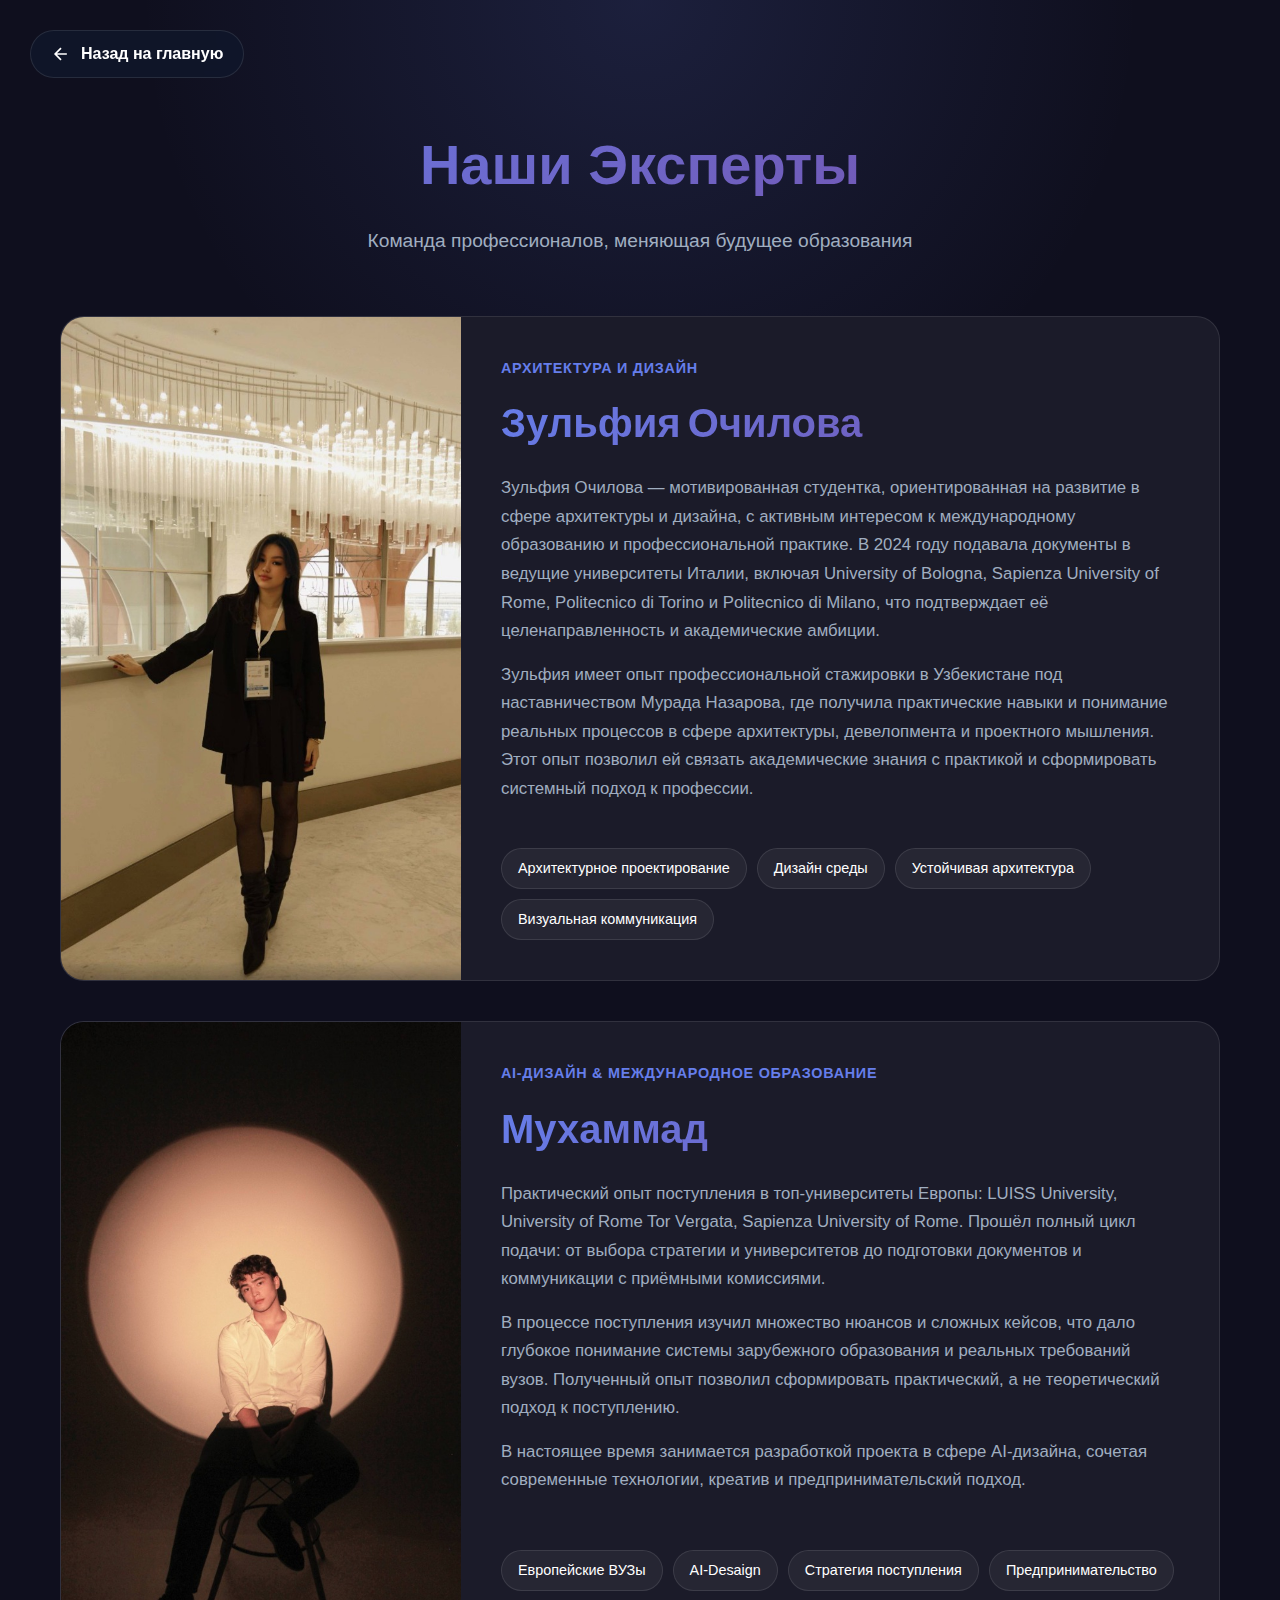
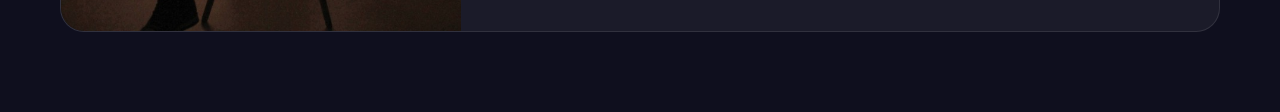
<file: experts.html>
<!DOCTYPE html>
<html lang="ru">

<head>
    <meta charset="UTF-8">
    <meta name="viewport" content="width=device-width, initial-scale=1.0">
    <title>Наши Эксперты | Impact Admissions</title>
    <link rel="stylesheet" href="styles.css">
    <link
        href="https://fonts.googleapis.com/css2?family=Manrope:wght@400;500;600;700;800&family=Outfit:wght@400;500;600;700;800;900&display=swap"
        rel="stylesheet">
    <style>
        .experts-page {
            background-color: var(--color-bg-dark);
            min-height: 100vh;
            color: var(--color-text-primary);
        }

        .expert-hero {
            padding: 120px 20px 60px;
            text-align: center;
            background: radial-gradient(circle at top center, rgba(102, 126, 234, 0.15) 0%, transparent 70%);
        }

        .expert-grid {
            max-width: 1200px;
            margin: 0 auto;
            padding: 0 20px 80px;
            display: grid;
            gap: 40px;
        }

        .expert-card {
            background: var(--color-bg-card);
            border: 1px solid var(--color-border);
            border-radius: var(--radius-lg);
            overflow: hidden;
            display: grid;
            grid-template-columns: 400px 1fr;
            transition: all var(--transition-base);
        }

        .expert-card:hover {
            transform: translateY(-5px);
            box-shadow: var(--shadow-xl);
            border-color: var(--color-primary);
        }

        .expert-image {
            width: 100%;
            height: 100%;
            object-fit: cover;
            min-height: 500px;
        }

        .expert-content {
            padding: 40px;
            display: flex;
            flex-direction: column;
            justify-content: center;
        }

        .expert-role {
            color: var(--color-primary);
            font-weight: 700;
            text-transform: uppercase;
            letter-spacing: 0.05em;
            margin-bottom: 10px;
            font-size: 0.9rem;
        }

        .expert-name {
            font-family: var(--font-display);
            font-size: 2.5rem;
            font-weight: 800;
            margin-bottom: 20px;
            background: var(--gradient-primary);
            -webkit-background-clip: text;
            background-clip: text;
            -webkit-text-fill-color: transparent;
        }

        .expert-bio {
            color: var(--color-text-secondary);
            line-height: 1.7;
            margin-bottom: 30px;
            font-size: 1.05rem;
        }

        .expert-bio p {
            margin-bottom: 15px;
        }

        .expert-tags {
            display: flex;
            flex-wrap: wrap;
            gap: 10px;
            margin-top: auto;
        }

        .expert-tag {
            background: rgba(255, 255, 255, 0.05);
            padding: 8px 16px;
            border-radius: 50px;
            font-size: 0.9rem;
            color: var(--color-text-primary);
            border: 1px solid var(--color-border);
        }

        .back-link {
            position: fixed;
            top: 30px;
            left: 30px;
            color: var(--color-text-primary);
            text-decoration: none;
            display: flex;
            align-items: center;
            gap: 10px;
            font-weight: 600;
            background: rgba(15, 23, 42, 0.8);
            padding: 10px 20px;
            border-radius: 50px;
            backdrop-filter: blur(10px);
            border: 1px solid var(--color-border);
            transition: all 0.3s;
            z-index: 100;
        }

        .back-link:hover {
            background: var(--color-primary);
            border-color: var(--color-primary);
        }

        @media (max-width: 900px) {
            .expert-card {
                grid-template-columns: 1fr;
            }

            .expert-image {
                height: 400px;
            }
        }
    </style>
</head>

<body class="experts-page">
    <a href="index.html" class="back-link">
        <svg width="20" height="20" viewBox="0 0 24 24" fill="none" stroke="currentColor" stroke-width="2">
            <path d="M19 12H5M12 19l-7-7 7-7" />
        </svg>
        Назад на главную
    </a>

    <div class="expert-hero">
        <h1 class="gradient-text" style="font-size: 3.5rem; margin-bottom: 1rem;">Наши Эксперты</h1>
        <p style="color: var(--color-text-secondary); font-size: 1.2rem;">Команда профессионалов, меняющая будущее
            образования</p>
    </div>

    <div class="expert-grid">
        <article class="expert-card">
            <div class="image-wrapper">
                <img src="public/images/zulfiya.jpg" alt="Зульфия Очилова" class="expert-image">
            </div>
            <div class="expert-content">
                <div class="expert-role">Архитектура и Дизайн</div>
                <h2 class="expert-name">Зульфия Очилова</h2>

                <div class="expert-bio">
                    <p>Зульфия Очилова — мотивированная студентка, ориентированная на развитие в сфере архитектуры и
                        дизайна, с активным интересом к международному образованию и профессиональной практике. В 2024
                        году подавала документы в ведущие университеты Италии, включая University of Bologna, Sapienza
                        University of Rome, Politecnico di Torino и Politecnico di Milano, что подтверждает её
                        целенаправленность и академические амбиции.</p>

                    <p>Зульфия имеет опыт профессиональной стажировки в Узбекистане под наставничеством Мурада Назарова,
                        где получила практические навыки и понимание реальных процессов в сфере архитектуры,
                        девелопмента и проектного мышления. Этот опыт позволил ей связать академические знания с
                        практикой и сформировать системный подход к профессии.</p>
                </div>

                <div class="expert-tags">
                    <span class="expert-tag">Архитектурное проектирование</span>
                    <span class="expert-tag">Дизайн среды</span>
                    <span class="expert-tag">Устойчивая архитектура</span>
                    <span class="expert-tag">Визуальная коммуникация</span>
                </div>
            </div>
        </article>

        <article class="expert-card">
            <div class="image-wrapper">
                <img src="public/images/muhammad.jpg" alt="Мухаммад" class="expert-image">
            </div>
            <div class="expert-content">
                <div class="expert-role">AI-Дизайн & Международное Образование</div>
                <h2 class="expert-name">Мухаммад</h2>

                <div class="expert-bio">
                    <p>Практический опыт поступления в топ-университеты Европы: LUISS University, University of Rome Tor
                        Vergata, Sapienza University of Rome. Прошёл полный цикл подачи: от выбора стратегии и
                        университетов до подготовки документов и коммуникации с приёмными комиссиями.</p>

                    <p>В процессе поступления изучил множество нюансов и сложных кейсов, что дало глубокое понимание
                        системы зарубежного образования и реальных требований вузов. Полученный опыт позволил
                        сформировать практический, а не теоретический подход к поступлению.</p>

                    <p>В настоящее время занимается разработкой проекта в сфере AI-дизайна, сочетая современные
                        технологии, креатив и предпринимательский подход.</p>
                </div>

                <div class="expert-tags">
                    <span class="expert-tag">Европейские ВУЗы</span>
                    <span class="expert-tag">AI-Desaign</span>
                    <span class="expert-tag">Стратегия поступления</span>
                    <span class="expert-tag">Предпринимательство</span>
                </div>
            </div>
        </article>
    </div>
</body>

</html>
</file>
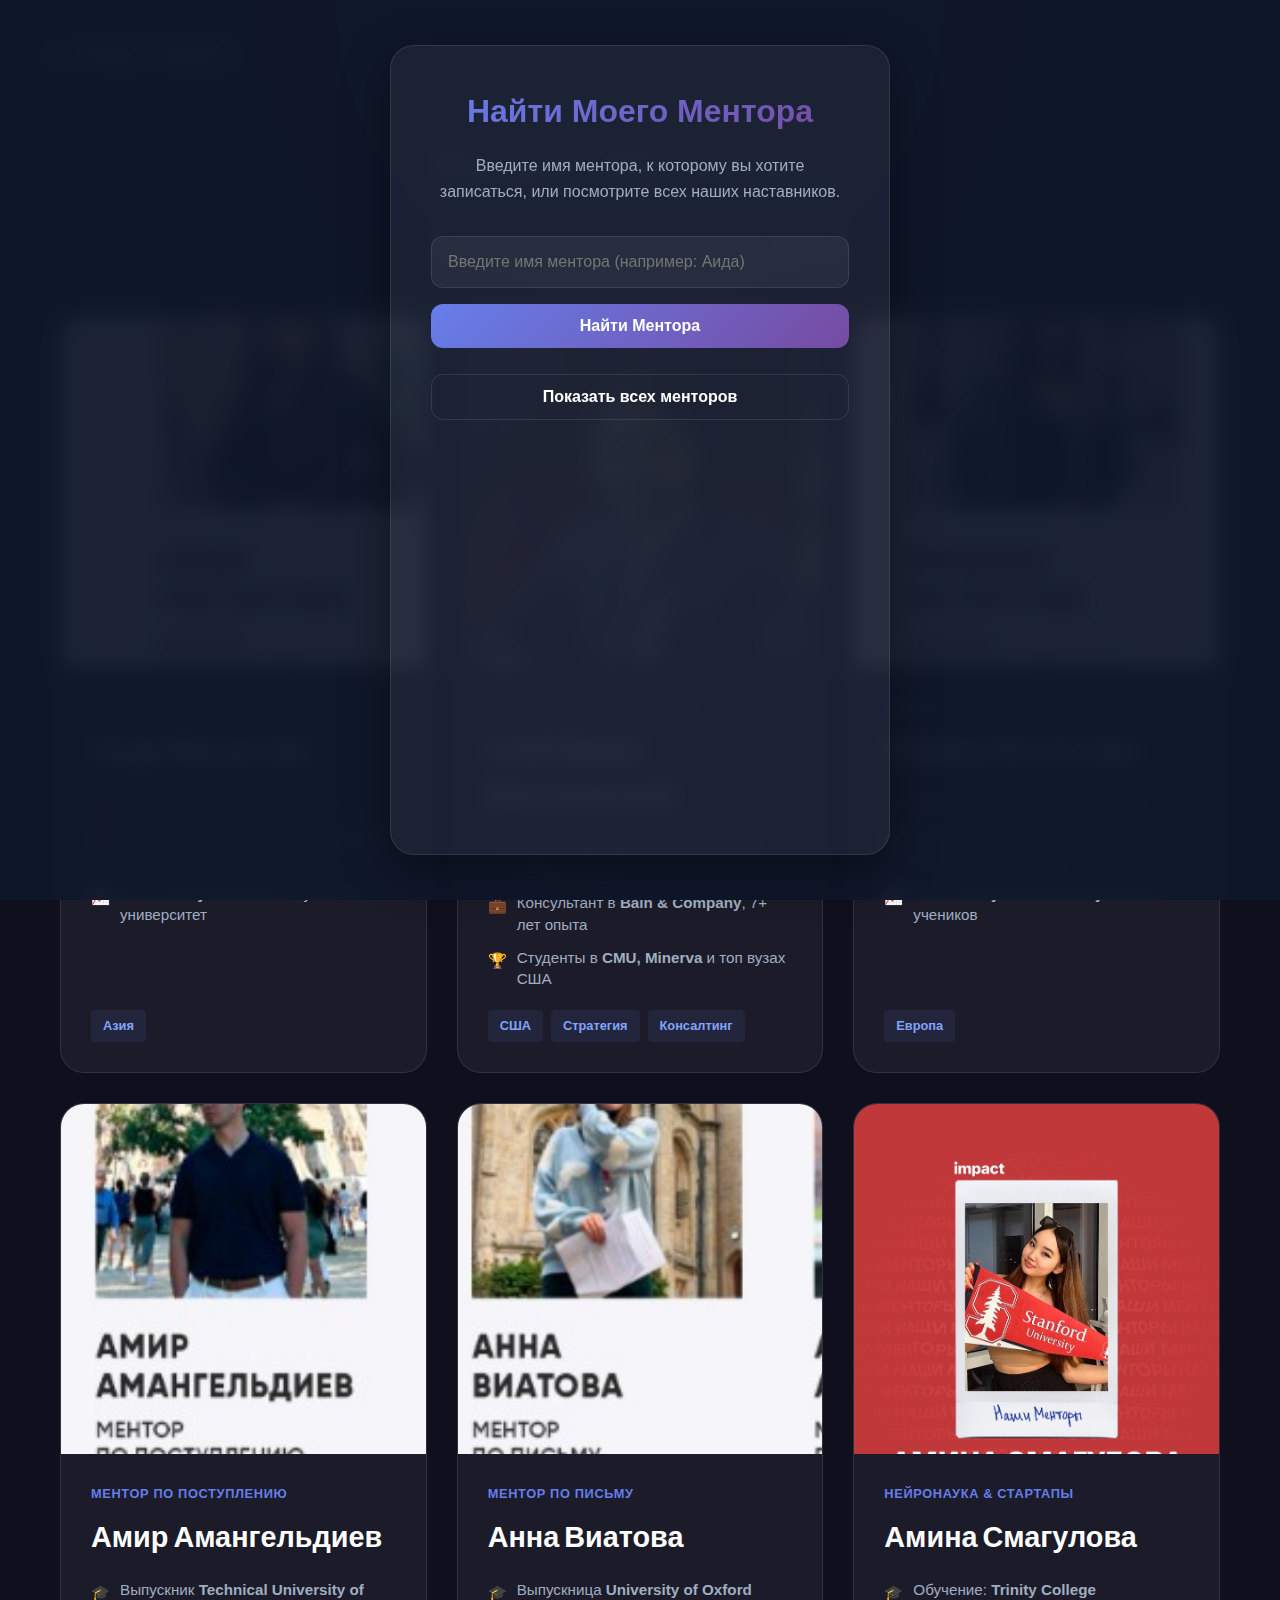
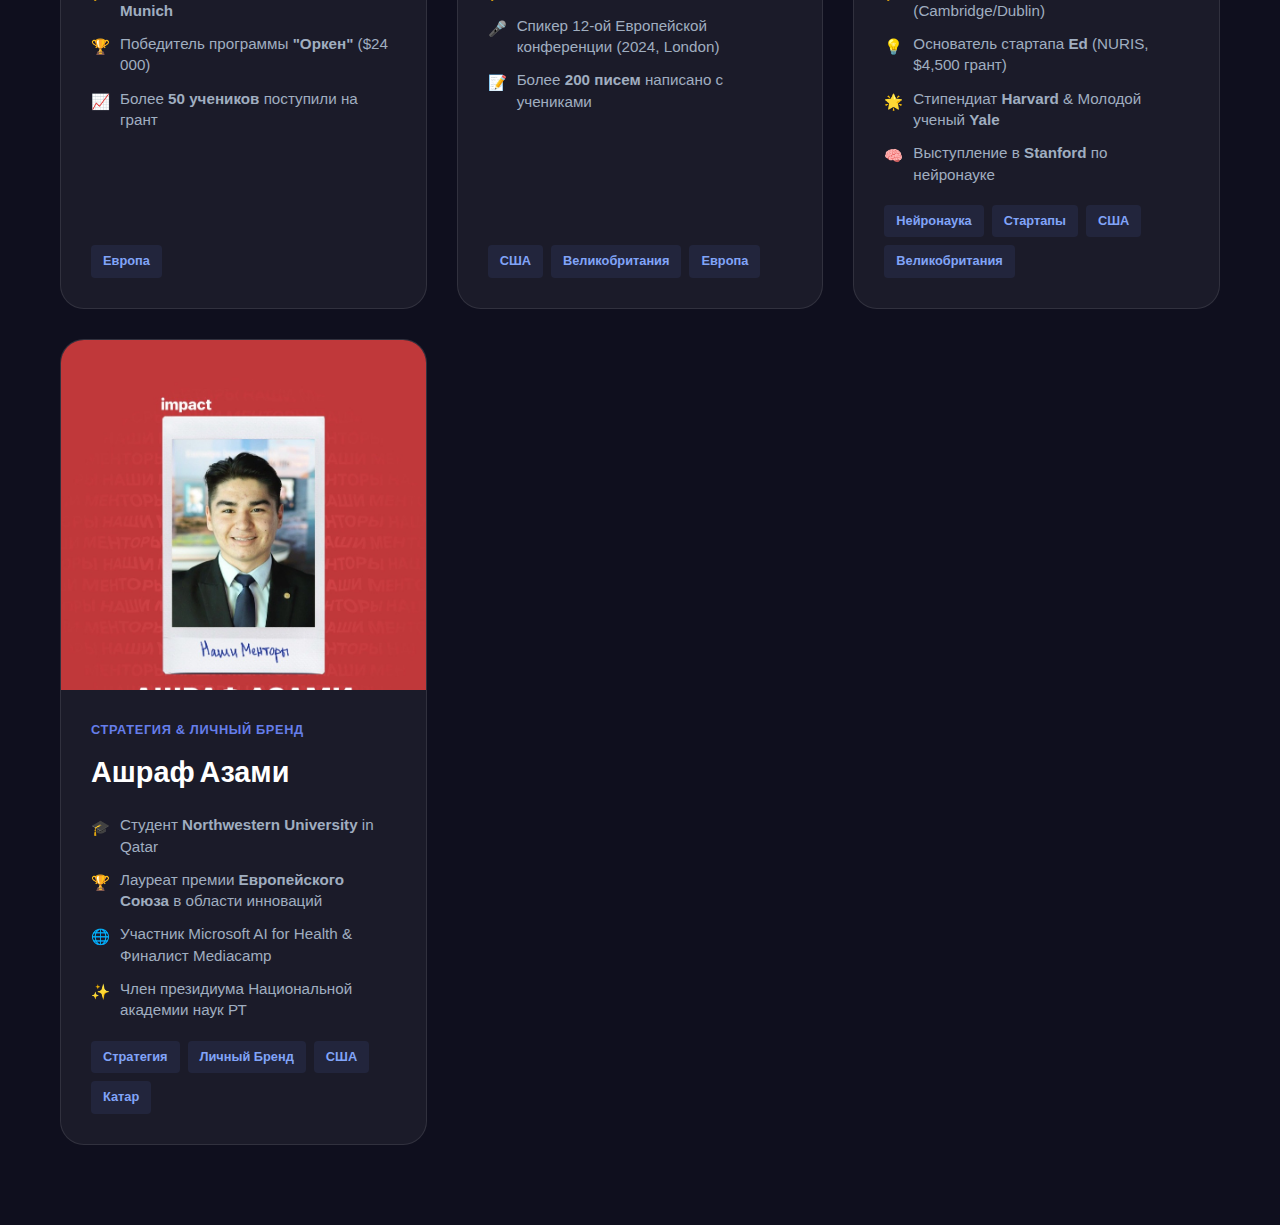
<file: mentors.html>
<!DOCTYPE html>
<html lang="ru">

<head>
    <meta charset="UTF-8">
    <meta name="viewport" content="width=device-width, initial-scale=1.0">
    <title>Наши Менторы | Impact Admissions</title>
    <link rel="stylesheet" href="styles.css">
    <link
        href="https://fonts.googleapis.com/css2?family=Manrope:wght@400;500;600;700;800&family=Outfit:wght@400;500;600;700;800;900&display=swap"
        rel="stylesheet">
    <style>
        .mentors-page {
            background-color: var(--color-bg-dark);
            min-height: 100vh;
            color: var(--color-text-primary);
        }

        .mentor-hero {
            padding: 120px 20px 60px;
            text-align: center;
            background: radial-gradient(circle at top center, rgba(118, 75, 162, 0.15) 0%, transparent 70%);
        }

        .mentor-grid {
            max-width: 1200px;
            margin: 0 auto;
            padding: 0 20px 80px;
            display: grid;
            gap: 30px;
            grid-template-columns: repeat(auto-fill, minmax(350px, 1fr));
        }

        .mentor-card {
            background: var(--color-bg-card);
            border: 1px solid var(--color-border);
            border-radius: var(--radius-lg);
            overflow: hidden;
            transition: all var(--transition-base);
            display: flex;
            flex-direction: column;
        }

        .mentor-card:hover {
            transform: translateY(-5px);
            box-shadow: var(--shadow-xl);
            border-color: var(--color-primary);
        }

        /* PHOTO STYLES */
        .mentor-image {
            width: 100%;
            height: 350px;
            background-image: url('public/images/mentors_all.jpg');
            background-size: 600% auto;
            /* 6 cols in image */
            background-repeat: no-repeat;
            background-position-y: 40%;
            /* Adjust vertical alignment */
        }

        /* Positions based on column index (0-5) */
        .pos-aida {
            background-position-x: 0%;
        }

        .pos-madina {
            background-position-x: 40%;
        }

        /* 3rd col */
        .pos-amir {
            background-position-x: 60%;
        }

        /* 4th col */
        .pos-anna {
            background-position-x: 80%;
        }

        /* 5th col */

        /* Custom image for Amina */
        .pos-amina {
            background-image: url('public/images/amina.jpg');
            background-size: cover;
            background-position: center top;
        }

        /* Custom image for Ashraf */
        .pos-ashraf {
            background-image: url('public/images/ashraf.jpg');
            background-size: cover;
            background-position: center top;
        }

        /* Custom image for Gleb */
        .pos-gleb {
            background-image: url('public/images/gleb.jpg');
            background-size: cover;
            background-position: center top;
        }

        .mentor-content {
            padding: 30px;
            flex: 1;
            display: flex;
            flex-direction: column;
        }

        .mentor-role {
            color: var(--color-primary);
            font-weight: 700;
            text-transform: uppercase;
            font-size: 0.8rem;
            margin-bottom: 8px;
            letter-spacing: 0.05em;
        }

        .mentor-name {
            font-family: var(--font-display);
            font-size: 1.8rem;
            font-weight: 700;
            margin-bottom: 20px;
            color: #fff;
        }

        .mentor-stats {
            margin-bottom: 20px;
            display: flex;
            flex-direction: column;
            gap: 12px;
        }

        .mentor-stat-item {
            display: flex;
            align-items: flex-start;
            gap: 10px;
            font-size: 0.95rem;
            color: var(--color-text-secondary);
            line-height: 1.4;
        }

        .mentor-stat-icon {
            color: var(--color-primary);
            margin-top: 3px;
        }

        .mentor-tags {
            margin-top: auto;
            display: flex;
            flex-wrap: wrap;
            gap: 8px;
        }

        .mentor-tag {
            background: rgba(102, 126, 234, 0.1);
            color: #81a4f8;
            padding: 6px 12px;
            border-radius: 4px;
            font-size: 0.8rem;
            font-weight: 600;
        }

        /* Modal Styles (Shared) */
        .modal {
            display: none;
            position: fixed;
            top: 0;
            left: 0;
            width: 100%;
            height: 100%;
            z-index: 1000;
            align-items: center;
            justify-content: center;
            opacity: 0;
            transition: opacity 0.3s ease;
        }

        .modal.active {
            display: flex;
            opacity: 1;
        }

        .modal-overlay {
            position: absolute;
            top: 0;
            left: 0;
            width: 100%;
            height: 100%;
            background: rgba(15, 23, 42, 0.95);
            backdrop-filter: blur(10px);
        }

        .modal-content {
            position: relative;
            background: var(--color-bg-card);
            padding: 2.5rem;
            border-radius: var(--radius-lg);
            border: 1px solid var(--color-border);
            box-shadow: var(--shadow-xl);
            width: 90%;
            max-width: 500px;
            z-index: 1001;
            transform: translateY(20px);
            transition: transform 0.3s ease;
            text-align: center;
        }

        .modal.active .modal-content {
            transform: translateY(0);
        }

        .back-link {
            position: fixed;
            top: 30px;
            left: 30px;
            color: var(--color-text-primary);
            text-decoration: none;
            display: flex;
            align-items: center;
            gap: 10px;
            font-weight: 600;
            background: rgba(15, 23, 42, 0.8);
            padding: 10px 20px;
            border-radius: 50px;
            backdrop-filter: blur(10px);
            border: 1px solid var(--color-border);
            transition: all 0.3s;
            z-index: 100;
        }

        .back-link:hover {
            background: var(--color-primary);
            border-color: var(--color-primary);
        }

        .hidden-card {
            display: none !important;
        }

        .btn {
            background: linear-gradient(135deg, #667eea 0%, #764ba2 100%);
            color: white;
            border: none;
            padding: 0.8rem 1.5rem;
            border-radius: 12px;
            font-weight: 600;
            cursor: pointer;
            transition: all 0.3s;
            display: inline-flex;
            justify-content: center;
            align-items: center;
            width: 100%;
        }

        .btn:hover {
            transform: translateY(-2px);
            box-shadow: 0 4px 12px rgba(102, 126, 234, 0.3);
        }

        .btn-outline {
            background: transparent;
            border: 1px solid var(--color-border);
            margin-top: 10px;
        }

        .btn-outline:hover {
            background: rgba(255, 255, 255, 0.05);
            border-color: var(--color-text-secondary);
        }
    </style>
</head>

<body class="mentors-page">
    <a href="index.html" class="back-link">
        <svg width="20" height="20" viewBox="0 0 24 24" fill="none" stroke="currentColor" stroke-width="2">
            <path d="M19 12H5M12 19l-7-7 7-7" />
        </svg>
        Назад на главную
    </a>

    <div class="mentor-hero">
        <h1 class="gradient-text" style="font-size: 3.5rem; margin-bottom: 1rem;">Наши Менторы</h1>
        <p style="color: var(--color-text-secondary); font-size: 1.2rem;">Наставники, которые приведут вас к мечте</p>
    </div>

    <div class="mentor-grid">
        <!-- Аида Маханова -->
        <article class="mentor-card" data-name="аида маханова aida makhanova">
            <div class="mentor-image pos-aida"></div>
            <div class="mentor-content">
                <div class="mentor-role">Ментор по поступлению</div>
                <h2 class="mentor-name">Аида Маханова</h2>

                <div class="mentor-stats">
                    <div class="mentor-stat-item">
                        <span class="mentor-stat-icon">🎓</span>
                        <span>Выпускница <strong>Yonsei University</strong></span>
                    </div>
                    <div class="mentor-stat-item">
                        <span class="mentor-stat-icon">🏆</span>
                        <span>Победитель программы <strong>"Оркен"</strong> ($24 000)</span>
                    </div>
                    <div class="mentor-stat-item">
                        <span class="mentor-stat-icon">📈</span>
                        <span>Более <strong>100 учеников</strong> поступили в университет</span>
                    </div>
                </div>

                <div class="mentor-tags">
                    <span class="mentor-tag">Азия</span>
                </div>
            </div>
        </article>

        <!-- Глеб (Nate) Василевский -->
        <article class="mentor-card" data-name="глеб василевский nate gleb vasilevski">
            <div class="mentor-image pos-gleb"></div>
            <div class="mentor-content">
                <div class="mentor-role">Ментор по стратегии (США)</div>
                <h2 class="mentor-name">Глеб (Nate) Василевский</h2>

                <div class="mentor-stats">
                    <div class="mentor-stat-item">
                        <span class="mentor-stat-icon">🎓</span>
                        <span><strong>Univ. of Michigan</strong> (USA) & <strong>Univ. of Bologna</strong>
                            (Italy)</span>
                    </div>
                    <div class="mentor-stat-item">
                        <span class="mentor-stat-icon">💼</span>
                        <span>Консультант в <strong>Bain & Company</strong>, 7+ лет опыта</span>
                    </div>
                    <div class="mentor-stat-item">
                        <span class="mentor-stat-icon">🏆</span>
                        <span>Студенты в <strong>CMU, Minerva</strong> и топ вузах США</span>
                    </div>
                </div>

                <div class="mentor-tags">
                    <span class="mentor-tag">США</span>
                    <span class="mentor-tag">Стратегия</span>
                    <span class="mentor-tag">Консалтинг</span>
                </div>
            </div>
        </article>

        <!-- Мадина Болатова -->
        <article class="mentor-card" data-name="мадина болатова madina bolatova">
            <div class="mentor-image pos-madina"></div>
            <div class="mentor-content">
                <div class="mentor-role">Ментор по поступлению</div>
                <h2 class="mentor-name">Мадина Болатова</h2>

                <div class="mentor-stats">
                    <div class="mentor-stat-item">
                        <span class="mentor-stat-icon">🎓</span>
                        <span>Выпускница <strong>University of Padua</strong></span>
                    </div>
                    <div class="mentor-stat-item">
                        <span class="mentor-stat-icon">🇮🇹</span>
                        <span>Обладательница полного гранта со стипендией в <strong>Италии</strong></span>
                    </div>
                    <div class="mentor-stat-item">
                        <span class="mentor-stat-icon">📈</span>
                        <span>Более <strong>100 успешно поступивших</strong> учеников</span>
                    </div>
                </div>

                <div class="mentor-tags">
                    <span class="mentor-tag">Европа</span>
                </div>
            </div>
        </article>

        <!-- Амир Амангельдиев -->
        <article class="mentor-card" data-name="амир амангельдиев amir amangeldiev">
            <div class="mentor-image pos-amir"></div>
            <div class="mentor-content">
                <div class="mentor-role">Ментор по поступлению</div>
                <h2 class="mentor-name">Амир Амангельдиев</h2>

                <div class="mentor-stats">
                    <div class="mentor-stat-item">
                        <span class="mentor-stat-icon">🎓</span>
                        <span>Выпускник <strong>Technical University of Munich</strong></span>
                    </div>
                    <div class="mentor-stat-item">
                        <span class="mentor-stat-icon">🏆</span>
                        <span>Победитель программы <strong>"Оркен"</strong> ($24 000)</span>
                    </div>
                    <div class="mentor-stat-item">
                        <span class="mentor-stat-icon">📈</span>
                        <span>Более <strong>50 учеников</strong> поступили на грант</span>
                    </div>
                </div>

                <div class="mentor-tags">
                    <span class="mentor-tag">Европа</span>
                </div>
            </div>
        </article>

        <!-- Анна Виатова -->
        <article class="mentor-card" data-name="анна виатова anna viatova">
            <div class="mentor-image pos-anna"></div>
            <div class="mentor-content">
                <div class="mentor-role">Ментор по письму</div>
                <h2 class="mentor-name">Анна Виатова</h2>

                <div class="mentor-stats">
                    <div class="mentor-stat-item">
                        <span class="mentor-stat-icon">🎓</span>
                        <span>Выпускница <strong>University of Oxford</strong></span>
                    </div>
                    <div class="mentor-stat-item">
                        <span class="mentor-stat-icon">🎤</span>
                        <span>Спикер 12-ой Европейской конференции (2024, London)</span>
                    </div>
                    <div class="mentor-stat-item">
                        <span class="mentor-stat-icon">📝</span>
                        <span>Более <strong>200 писем</strong> написано с учениками</span>
                    </div>
                </div>

                <div class="mentor-tags">
                    <span class="mentor-tag">США</span>
                    <span class="mentor-tag">Великобритания</span>
                    <span class="mentor-tag">Европа</span>
                </div>
            </div>
        </article>

        <!-- Амина Смагулова -->
        <article class="mentor-card" data-name="амина смагулова amina smagulova">
            <div class="mentor-image pos-amina"></div>
            <div class="mentor-content">
                <div class="mentor-role">Нейронаука & Стартапы</div>
                <h2 class="mentor-name">Амина Смагулова</h2>

                <div class="mentor-stats">
                    <div class="mentor-stat-item">
                        <span class="mentor-stat-icon">🎓</span>
                        <span>Обучение: <strong>Trinity College</strong> (Cambridge/Dublin)</span>
                    </div>
                    <div class="mentor-stat-item">
                        <span class="mentor-stat-icon">💡</span>
                        <span>Основатель стартапа <strong>Ed</strong> (NURIS, $4,500 грант)</span>
                    </div>
                    <div class="mentor-stat-item">
                        <span class="mentor-stat-icon">🌟</span>
                        <span>Стипендиат <strong>Harvard</strong> & Молодой ученый <strong>Yale</strong></span>
                    </div>
                    <div class="mentor-stat-item">
                        <span class="mentor-stat-icon">🧠</span>
                        <span>Выступление в <strong>Stanford</strong> по нейронауке</span>
                    </div>
                </div>

                <div class="mentor-tags">
                    <span class="mentor-tag">Нейронаука</span>
                    <span class="mentor-tag">Стартапы</span>
                    <span class="mentor-tag">США</span>
                    <span class="mentor-tag">Великобритания</span>
                </div>
            </div>
        </article>

        <!-- Ашраф Азами -->
        <article class="mentor-card" data-name="ашраф азами ashraf azami">
            <div class="mentor-image pos-ashraf"></div>
            <div class="mentor-content">
                <div class="mentor-role">Стратегия & Личный Бренд</div>
                <h2 class="mentor-name">Ашраф Азами</h2>

                <div class="mentor-stats">
                    <div class="mentor-stat-item">
                        <span class="mentor-stat-icon">🎓</span>
                        <span>Студент <strong>Northwestern University</strong> in Qatar</span>
                    </div>
                    <div class="mentor-stat-item">
                        <span class="mentor-stat-icon">🏆</span>
                        <span>Лауреат премии <strong>Европейского Союза</strong> в области инноваций</span>
                    </div>
                    <div class="mentor-stat-item">
                        <span class="mentor-stat-icon">🌐</span>
                        <span>Участник Microsoft AI for Health & Финалист Mediacamp</span>
                    </div>
                    <div class="mentor-stat-item">
                        <span class="mentor-stat-icon">✨</span>
                        <span>Член президиума Национальной академии наук РТ</span>
                    </div>
                </div>

                <div class="mentor-tags">
                    <span class="mentor-tag">Стратегия</span>
                    <span class="mentor-tag">Личный Бренд</span>
                    <span class="mentor-tag">США</span>
                    <span class="mentor-tag">Катар</span>
                </div>
            </div>
        </article>
    </div>

    <!-- Mentor Search Modal -->
    <div id="mentorIntroModal" class="modal active">
        <div class="modal-overlay"></div>
        <div class="modal-content">
            <h2 class="gradient-text" style="font-size: 2rem; margin-bottom: 1rem;">Найти Моего Ментора</h2>
            <p style="color: var(--color-text-secondary); margin-bottom: 2rem;">Введите имя ментора, к которому вы
                хотите записаться, или посмотрите всех наших наставников.</p>

            <div style="display: flex; flex-direction: column; gap: 1rem;">
                <input type="text" id="mentorSearchInput" placeholder="Введите имя ментора (например: Аида)"
                    style="padding: 1rem; border-radius: 12px; border: 1px solid var(--color-border); background: rgba(255,255,255,0.05); color: #fff; font-size: 1rem; width: 100%; outline: none;">

                <button onclick="filterMentors()" class="btn">
                    Найти Ментора
                </button>

                <button onclick="showAllMentors()" class="btn btn-outline">
                    Показать всех менторов
                </button>
            </div>
        </div>
    </div>

    <script>
        function filterMentors() {
            const input = document.getElementById('mentorSearchInput');
            const query = input.value.toLowerCase().trim();
            const modal = document.getElementById('mentorIntroModal');
            const cards = document.querySelectorAll('.mentor-card');

            if (!query) {
                input.style.borderColor = '#ef4444';
                setTimeout(() => input.style.borderColor = 'var(--color-border)', 500);
                return;
            }

            let found = false;
            cards.forEach(card => {
                const name = card.getAttribute('data-name');
                if (name.includes(query)) {
                    card.classList.remove('hidden-card');
                    found = true;
                } else {
                    card.classList.add('hidden-card');
                }
            });

            if (found) {
                modal.classList.remove('active');
            } else {
                alert('Ментор с таким именем не найден. Попробуйте еще раз или посмотрите весь список.');
            }
        }

        function showAllMentors() {
            const modal = document.getElementById('mentorIntroModal');
            const cards = document.querySelectorAll('.mentor-card');
            cards.forEach(card => card.classList.remove('hidden-card'));
            modal.classList.remove('active');
        }

        document.getElementById('mentorSearchInput').addEventListener('keypress', function (e) {
            if (e.key === 'Enter') filterMentors();
        });
    </script>
</body>

</html>
</file>
<file: styles.css>
/* ============================================
   IMPACT ADMISSIONS - PREMIUM DESIGN SYSTEM
   ============================================ */

/* CSS Custom Properties */
:root {
    /* Color Palette */
    --color-primary: #667eea;
    --color-primary-dark: #5568d3;
    --color-secondary: #764ba2;
    --color-accent: #f093fb;

    --color-success: #10b981;
    --color-warning: #f59e0b;
    --color-error: #ef4444;

    --color-bg-dark: #0f0f1e;
    --color-bg-darker: #0a0a14;
    --color-bg-card: rgba(255, 255, 255, 0.05);
    --color-bg-card-hover: rgba(255, 255, 255, 0.08);

    --color-text-primary: #ffffff;
    --color-text-secondary: #a0aec0;
    --color-text-muted: #718096;

    --color-border: rgba(255, 255, 255, 0.1);
    --color-border-hover: rgba(255, 255, 255, 0.2);

    /* Gradients */
    --gradient-primary: linear-gradient(135deg, #667eea 0%, #764ba2 100%);
    --gradient-secondary: linear-gradient(135deg, #f093fb 0%, #f5576c 100%);
    --gradient-success: linear-gradient(135deg, #10b981 0%, #059669 100%);
    --gradient-background: radial-gradient(ellipse at top, rgba(102, 126, 234, 0.15), transparent 50%),
        radial-gradient(ellipse at bottom right, rgba(118, 75, 162, 0.15), transparent 50%);

    /* Typography */
    --font-primary: 'Inter', -apple-system, BlinkMacSystemFont, sans-serif;
    --font-display: 'Outfit', sans-serif;

    /* Spacing */
    --spacing-xs: 0.5rem;
    --spacing-sm: 1rem;
    --spacing-md: 1.5rem;
    --spacing-lg: 2rem;
    --spacing-xl: 3rem;
    --spacing-2xl: 4rem;
    --spacing-3xl: 6rem;

    /* Border Radius */
    --radius-sm: 0.5rem;
    --radius-md: 1rem;
    --radius-lg: 1.5rem;
    --radius-xl: 2rem;
    --radius-full: 9999px;

    /* Shadows */
    --shadow-sm: 0 2px 8px rgba(0, 0, 0, 0.1);
    --shadow-md: 0 4px 16px rgba(0, 0, 0, 0.2);
    --shadow-lg: 0 8px 32px rgba(0, 0, 0, 0.3);
    --shadow-xl: 0 16px 48px rgba(0, 0, 0, 0.4);
    --shadow-glow: 0 0 32px rgba(102, 126, 234, 0.4);

    /* Transitions */
    --transition-fast: 150ms cubic-bezier(0.4, 0, 0.2, 1);
    --transition-base: 250ms cubic-bezier(0.4, 0, 0.2, 1);
    --transition-slow: 350ms cubic-bezier(0.4, 0, 0.2, 1);
}

/* ============================================
   RESET & BASE STYLES
   ============================================ */

* {
    margin: 0;
    padding: 0;
    box-sizing: border-box;
}

html {
    font-size: 16px;
    scroll-behavior: smooth;
}

body {
    font-family: var(--font-primary);
    background: var(--color-bg-dark);
    color: var(--color-text-primary);
    line-height: 1.6;
    overflow-x: hidden;
    min-height: 100vh;
    position: relative;
}

/* ============================================
   BACKGROUND EFFECTS
   ============================================ */

.background-gradient {
    position: fixed;
    top: 0;
    left: 0;
    right: 0;
    bottom: 0;
    background: var(--gradient-background);
    z-index: -1;
    pointer-events: none;
}

.floating-shapes {
    position: fixed;
    top: 0;
    left: 0;
    right: 0;
    bottom: 0;
    z-index: -1;
    overflow: hidden;
    pointer-events: none;
}

.shape {
    position: absolute;
    border-radius: 50%;
    filter: blur(80px);
    opacity: 0.3;
    animation: float 20s infinite ease-in-out;
}

.shape-1 {
    width: 500px;
    height: 500px;
    background: var(--gradient-primary);
    top: -200px;
    right: -200px;
    animation-delay: 0s;
}

.shape-2 {
    width: 400px;
    height: 400px;
    background: var(--gradient-secondary);
    bottom: -150px;
    left: -150px;
    animation-delay: 7s;
}

.shape-3 {
    width: 350px;
    height: 350px;
    background: var(--gradient-success);
    top: 50%;
    left: 50%;
    transform: translate(-50%, -50%);
    animation-delay: 14s;
}

@keyframes offerFloat {

    0%,
    100% {
        transform: translateY(0) rotate(var(--rotate, 0deg));
    }

    50% {
        transform: translateY(-30px) rotate(var(--rotate, 0deg));
    }
}

.floating-offer {
    position: absolute;
    width: 180px;
    z-index: -1;
    opacity: 0.2;
    /* Increased opacity for better visibility */
    pointer-events: auto;
    /* Enable clicks */
    cursor: pointer;
    filter: blur(0.5px);
    transition: all 0.3s ease;
}

.floating-offer:hover {
    opacity: 0.6;
    transform: scale(1.05) translateY(-10px) !important;
    z-index: 10;
}

.floating-offer img {
    width: 100%;
    height: auto;
    border-radius: var(--radius-sm);
    box-shadow: 0 15px 35px rgba(0, 0, 0, 0.4);
    border: 1px solid rgba(255, 255, 255, 0.05);
}

.offer-left-1 {
    top: 10%;
    left: 3%;
    --rotate: -6deg;
    animation: offerFloat 8s ease-in-out infinite;
}

.offer-right-1 {
    top: 22%;
    right: 4%;
    --rotate: 4deg;
    animation: offerFloat 9s ease-in-out infinite;
}

.offer-left-2 {
    top: 45%;
    left: 2%;
    --rotate: 5deg;
    animation: offerFloat 10s ease-in-out infinite;
}

.offer-right-2 {
    top: 65%;
    right: 2%;
    --rotate: -5deg;
    animation: offerFloat 11s ease-in-out infinite;
}

.offer-left-3 {
    top: 85%;
    left: 4%;
    --rotate: -3deg;
    animation: offerFloat 12s ease-in-out infinite;
}

.offer-right-3 {
    top: 35%;
    right: 1%;
    --rotate: 6deg;
    animation: offerFloat 9.5s ease-in-out infinite;
}

.offer-left-4 {
    top: 72%;
    left: 1%;
    --rotate: -4deg;
    animation: offerFloat 10.5s ease-in-out infinite;
}

.offer-right-4 {
    top: 92%;
    right: 5%;
    --rotate: 3deg;
    animation: offerFloat 11.5s ease-in-out infinite;
}

.offer-left-5 {
    top: 55%;
    left: 5%;
    --rotate: -2deg;
    animation: offerFloat 13s ease-in-out infinite;
}

@media (max-width: 1200px) {
    .floating-offer {
        display: none;
    }
}

@keyframes float {

    0%,
    100% {
        transform: translate(0, 0) scale(1);
    }

    33% {
        transform: translate(30px, -30px) scale(1.1);
    }

    66% {
        transform: translate(-20px, 20px) scale(0.9);
    }
}

/* ============================================
   LAYOUT
   ============================================ */

.container {
    max-width: 1400px;
    margin: 0 auto;
    padding: 0 var(--spacing-md);
}

@media (max-width: 768px) {
    .container {
        padding: 0 var(--spacing-sm);
    }
}

/* ============================================
   HEADER
   ============================================ */

.header {
    padding: var(--spacing-md) 0;
    position: sticky;
    top: 0;
    z-index: 1000;
    background: rgba(15, 15, 30, 0.8);
    backdrop-filter: blur(20px);
    border-bottom: 1px solid var(--color-border);
    transition: all var(--transition-base);
}

.header.scrolled {
    padding: var(--spacing-sm) 0;
    box-shadow: var(--shadow-lg);
}

.header .container {
    display: flex;
    justify-content: space-between;
    align-items: center;
}

.logo {
    display: flex;
    align-items: center;
    gap: var(--spacing-sm);
    text-decoration: none;
    cursor: pointer;
}

.logo-icon {
    width: 40px;
    height: 40px;
    animation: rotate 20s linear infinite;
}

@keyframes rotate {
    from {
        transform: rotate(0deg);
    }

    to {
        transform: rotate(360deg);
    }
}

.logo-text {
    font-family: var(--font-display);
    font-size: 1.5rem;
    font-weight: 800;
    background: var(--gradient-primary);
    -webkit-background-clip: text;
    -webkit-text-fill-color: transparent;
    background-clip: text;
}

.nav {
    display: flex;
    gap: var(--spacing-lg);
}

@media (max-width: 968px) {
    .nav {
        display: none;
    }
}

.nav-link {
    color: var(--color-text-secondary);
    text-decoration: none;
    font-weight: 500;
    padding: var(--spacing-xs) var(--spacing-sm);
    border-radius: var(--radius-sm);
    transition: all var(--transition-base);
    position: relative;
}

.nav-link::after {
    content: '';
    position: absolute;
    bottom: 0;
    left: 50%;
    transform: translateX(-50%);
    width: 0;
    height: 2px;
    background: var(--gradient-primary);
    transition: width var(--transition-base);
}

.nav-link:hover,
.nav-link.active {
    color: var(--color-text-primary);
}

.nav-link:hover::after,
.nav-link.active::after {
    width: 80%;
}

.mobile-menu-btn {
    display: none;
    flex-direction: column;
    gap: 5px;
    background: none;
    border: none;
    cursor: pointer;
    padding: var(--spacing-xs);
}

.mobile-menu-btn span {
    width: 25px;
    height: 2px;
    background: var(--color-text-primary);
    transition: all var(--transition-base);
}

@media (max-width: 968px) {
    .mobile-menu-btn {
        display: flex;
    }
}

/* ============================================
   HERO SECTION
   ============================================ */

.hero-section {
    padding: var(--spacing-3xl) 0;
    min-height: 90vh;
    display: flex;
    align-items: center;
}

@media (max-width: 768px) {
    .hero-section {
        padding: var(--spacing-2xl) 0;
        min-height: auto;
    }
}

.hero-content {
    text-align: center;
    animation: fadeInUp 0.8s ease-out;
}

.hero-title {
    font-family: var(--font-display);
    font-size: clamp(2.5rem, 6vw, 5rem);
    font-weight: 900;
    line-height: 1.1;
    margin-bottom: var(--spacing-md);
}

.gradient-text {
    background: var(--gradient-primary);
    -webkit-background-clip: text;
    -webkit-text-fill-color: transparent;
    background-clip: text;
}

.hero-subtitle {
    font-size: clamp(1.125rem, 2vw, 1.375rem);
    color: var(--color-text-secondary);
    max-width: 700px;
    margin: 0 auto var(--spacing-xl);
    line-height: 1.7;
}

.hero-buttons {
    display: flex;
    gap: var(--spacing-md);
    justify-content: center;
    flex-wrap: wrap;
    margin-bottom: var(--spacing-2xl);
}

.hero-stats {
    display: flex;
    gap: var(--spacing-2xl);
    justify-content: center;
    flex-wrap: wrap;
    margin-top: var(--spacing-2xl);
}

.hero-stats .stat-item {
    text-align: center;
    background: rgba(255, 255, 255, 0.03);
    backdrop-filter: blur(10px);
    border: 1px solid rgba(255, 255, 255, 0.1);
    border-radius: var(--radius-lg);
    padding: 1.5rem 2rem;
    transition: transform 0.3s ease, border-color 0.3s ease, background 0.3s ease;
    min-width: 200px;
}

.hero-stats .stat-item:hover {
    transform: translateY(-5px);
    border-color: rgba(102, 126, 234, 0.5);
    background: rgba(255, 255, 255, 0.05);
    box-shadow: 0 10px 30px -10px rgba(102, 126, 234, 0.2);
}

.stat-number {
    font-family: var(--font-display);
    font-size: clamp(2rem, 4vw, 3rem);
    font-weight: 900;
    background: var(--gradient-primary);
    -webkit-background-clip: text;
    -webkit-text-fill-color: transparent;
    background-clip: text;
    line-height: 1;
    margin-bottom: var(--spacing-xs);
}

.stat-label {
    color: var(--color-text-secondary);
    font-size: 0.875rem;
    font-weight: 500;
}

@keyframes fadeInUp {
    from {
        opacity: 0;
        transform: translateY(30px);
    }

    to {
        opacity: 1;
        transform: translateY(0);
    }
}

/* ============================================
   SECTIONS
   ============================================ */

section {
    padding: var(--spacing-3xl) 0;
}

@media (max-width: 768px) {
    section {
        padding: var(--spacing-2xl) 0;
    }
}

.section-header {
    text-align: center;
    margin-bottom: var(--spacing-2xl);
}

.section-title {
    font-family: var(--font-display);
    font-size: clamp(2rem, 4vw, 3rem);
    font-weight: 800;
    margin-bottom: var(--spacing-md);
}

.section-subtitle {
    font-size: 1.25rem;
    color: var(--color-text-secondary);
    max-width: 600px;
    margin: 0 auto;
}

/* ============================================
   FEATURES GRID
   ============================================ */

.features-grid {
    display: grid;
    grid-template-columns: repeat(auto-fit, minmax(280px, 1fr));
    gap: var(--spacing-lg);
}

.feature-card {
    background: var(--color-bg-card);
    border: 1px solid var(--color-border);
    border-radius: var(--radius-lg);
    padding: var(--spacing-xl);
    backdrop-filter: blur(20px);
    transition: all var(--transition-base);
    cursor: pointer;
}

.feature-card:hover {
    background: var(--color-bg-card-hover);
    border-color: var(--color-border-hover);
    transform: translateY(-8px);
    box-shadow: var(--shadow-xl);
}

.feature-icon {
    font-size: 3rem;
    margin-bottom: var(--spacing-md);
    filter: grayscale(0.3);
    transition: all var(--transition-base);
}

.feature-card:hover .feature-icon {
    filter: grayscale(0);
    transform: scale(1.1);
}

.feature-title {
    font-family: var(--font-display);
    font-size: 1.5rem;
    font-weight: 700;
    margin-bottom: var(--spacing-sm);
}

.feature-text {
    color: var(--color-text-secondary);
    line-height: 1.7;
}

/* ============================================
   TIMELINE
   ============================================ */

.section-how-it-works {
    background: rgba(255, 255, 255, 0.02);
}

.timeline {
    max-width: 900px;
    margin: 0 auto;
    position: relative;
}

.timeline::before {
    content: '';
    position: absolute;
    left: 50%;
    top: 0;
    bottom: 0;
    width: 2px;
    background: var(--gradient-primary);
    transform: translateX(-50%);
}

@media (max-width: 768px) {
    .timeline::before {
        left: 30px;
    }
}

.timeline-item {
    display: grid;
    grid-template-columns: 1fr 1fr;
    gap: var(--spacing-2xl);
    margin-bottom: var(--spacing-2xl);
    position: relative;
}

.timeline-item:nth-child(even) .timeline-number {
    order: 2;
}

.timeline-item:nth-child(even) .timeline-content {
    order: 1;
    text-align: right;
}

@media (max-width: 768px) {
    .timeline-item {
        grid-template-columns: 80px 1fr;
        gap: var(--spacing-md);
    }

    .timeline-item:nth-child(even) .timeline-number {
        order: 1;
    }

    .timeline-item:nth-child(even) .timeline-content {
        order: 2;
        text-align: left;
    }
}

.timeline-number {
    width: 80px;
    height: 80px;
    background: var(--gradient-primary);
    border-radius: 50%;
    display: flex;
    align-items: center;
    justify-content: center;
    font-family: var(--font-display);
    font-size: 1.5rem;
    font-weight: 900;
    margin: 0 auto;
    box-shadow: var(--shadow-glow);
    position: relative;
    z-index: 1;
}

.timeline-title {
    font-family: var(--font-display);
    font-size: 1.5rem;
    font-weight: 700;
    margin-bottom: var(--spacing-sm);
}

.timeline-text {
    color: var(--color-text-secondary);
    line-height: 1.7;
}

/* ============================================
   TESTIMONIALS
   ============================================ */

.testimonials-grid {
    display: grid;
    grid-template-columns: repeat(auto-fit, minmax(320px, 1fr));
    gap: var(--spacing-lg);
    margin-bottom: var(--spacing-xl);
}

.testimonial-card {
    background: var(--color-bg-card);
    border: 1px solid var(--color-border);
    border-radius: var(--radius-lg);
    padding: var(--spacing-xl);
    backdrop-filter: blur(20px);
    transition: all var(--transition-base);
}

.testimonial-card:hover {
    background: var(--color-bg-card-hover);
    border-color: var(--color-border-hover);
    transform: translateY(-4px);
    box-shadow: var(--shadow-lg);
}

.testimonial-header {
    display: flex;
    gap: var(--spacing-md);
    margin-bottom: var(--spacing-md);
}

.testimonial-avatar {
    width: 60px;
    height: 60px;
    border-radius: 50%;
    overflow: hidden;
    border: 2px solid var(--color-primary);
}

.testimonial-avatar img {
    width: 100%;
    height: 100%;
    object-fit: cover;
}

.testimonial-info {
    flex: 1;
}

.testimonial-name {
    font-weight: 700;
    font-size: 1.125rem;
    margin-bottom: 4px;
}

.testimonial-uni {
    color: var(--color-primary);
    font-weight: 600;
    font-size: 0.9rem;
    margin-bottom: 2px;
}

.testimonial-program {
    color: var(--color-text-secondary);
    font-size: 0.875rem;
}

.testimonial-text {
    color: var(--color-text-secondary);
    line-height: 1.7;
    margin-bottom: var(--spacing-md);
    font-style: italic;
}

.testimonial-rating {
    color: #f59e0b;
    font-size: 1.25rem;
}

/* Testimonial Package Badges */
.testimonial-package {
    font-size: 0.8rem;
    margin-top: 6px;
    color: var(--color-text-secondary);
}

.package-badge-full,
.package-badge-premium,
.package-badge-standard {
    display: inline-block;
    padding: 2px 8px;
    border-radius: 12px;
    font-weight: 700;
    font-size: 0.75rem;
    margin-left: 4px;
    text-transform: uppercase;
}

.package-badge-full {
    background: linear-gradient(135deg, #FFD700, #FFA500);
    color: #000;
    box-shadow: 0 0 10px rgba(255, 215, 0, 0.3);
}

.package-badge-premium {
    background: linear-gradient(135deg, #6366F1, #A855F7);
    color: #fff;
}

.package-badge-standard {
    background: rgba(255, 255, 255, 0.1);
    color: var(--color-text-primary);
    border: 1px solid rgba(255, 255, 255, 0.2);
}

/* Proof Screenshot style refinement */
.review-proof {
    margin-top: var(--spacing-md);
    border-radius: var(--radius-sm);
    overflow: hidden;
    border: 1px solid var(--color-border);
    cursor: pointer;
    position: relative;
    height: 120px;
    background: rgba(0, 0, 0, 0.2);
}

.review-proof img {
    width: 100%;
    height: 100%;
    object-fit: cover;
    object-position: top;
    transition: transform var(--transition-base);
}

.review-proof:hover img {
    transform: scale(1.05);
}

.review-proof::after {
    content: '🔍 Посмотреть скриншот';
    position: absolute;
    bottom: 0;
    left: 0;
    right: 0;
    background: rgba(0, 0, 0, 0.7);
    color: white;
    padding: 4px;
    font-size: 0.75rem;
    text-align: center;
    backdrop-filter: blur(4px);
    opacity: 0;
    transition: opacity var(--transition-base);
}

.review-proof:hover::after {
    opacity: 1;
}

/* Fullscreen Image Modal */
.image-modal {
    position: fixed;
    top: 0;
    left: 0;
    width: 100%;
    height: 100%;
    background: rgba(0, 0, 0, 0.95);
    z-index: 4000;
    display: none;
    justify-content: center;
    align-items: center;
    cursor: pointer;
    padding: var(--spacing-xl);
}

.image-modal.active {
    display: flex;
}

.image-modal img {
    max-width: 100%;
    max-height: 100%;
    object-fit: contain;
    border-radius: var(--radius-md);
    box-shadow: 0 0 30px rgba(0, 0, 0, 0.5);
    transform: scale(0.9);
    transition: transform 0.3s ease;
}

.image-modal.active img {
    transform: scale(1);
}

/* ============================================
   CTA SECTION
   ============================================ */

.section-cta {
    background: var(--color-bg-card);
    border-top: 1px solid var(--color-border);
    border-bottom: 1px solid var(--color-border);
}

.cta-content {
    text-align: center;
}

.cta-title {
    font-family: var(--font-display);
    font-size: clamp(2rem, 4vw, 3rem);
    font-weight: 900;
    margin-bottom: var(--spacing-md);
}

.cta-subtitle {
    font-size: 1.25rem;
    color: var(--color-text-secondary);
    max-width: 700px;
    margin: 0 auto var(--spacing-xl);
}

.cta-buttons {
    display: flex;
    gap: var(--spacing-md);
    justify-content: center;
    flex-wrap: wrap;
}

/* ============================================
   BUTTONS
   ============================================ */

.btn {
    display: inline-flex;
    align-items: center;
    justify-content: center;
    gap: var(--spacing-xs);
    padding: var(--spacing-sm) var(--spacing-lg);
    font-size: 1rem;
    font-weight: 600;
    border: none;
    border-radius: var(--radius-md);
    cursor: pointer;
    transition: all var(--transition-base);
    font-family: var(--font-primary);
    text-decoration: none;
    position: relative;
    overflow: hidden;
}

.btn::before {
    content: '';
    position: absolute;
    top: 50%;
    left: 50%;
    width: 0;
    height: 0;
    border-radius: 50%;
    background: rgba(255, 255, 255, 0.2);
    transform: translate(-50%, -50%);
    transition: width 0.6s, height 0.6s;
}

.btn:hover::before {
    width: 300px;
    height: 300px;
}

.btn-primary {
    background: var(--gradient-primary);
    color: white;
    box-shadow: var(--shadow-md);
}

.btn-primary:hover {
    transform: translateY(-2px);
    box-shadow: var(--shadow-glow);
}

.btn-primary:active {
    transform: translateY(0);
}

.btn-secondary {
    background: rgba(255, 255, 255, 0.1);
    color: var(--color-text-primary);
    border: 1px solid var(--color-border);
}

.btn-secondary:hover {
    background: rgba(255, 255, 255, 0.15);
    border-color: var(--color-border-hover);
    transform: translateY(-2px);
}

.btn-large {
    padding: var(--spacing-md) var(--spacing-xl);
    font-size: 1.125rem;
}

.btn svg {
    position: relative;
    z-index: 1;
}

.btn span {
    position: relative;
    z-index: 1;
}

/* ============================================
   FOOTER
   ============================================ */

.footer {
    background: var(--color-bg-darker);
    border-top: 1px solid var(--color-border);
    padding: var(--spacing-3xl) 0 var(--spacing-lg);
}

.footer-content {
    display: grid;
    grid-template-columns: repeat(auto-fit, minmax(250px, 1fr));
    gap: var(--spacing-2xl);
    margin-bottom: var(--spacing-2xl);
}

.footer-section .logo {
    margin-bottom: var(--spacing-md);
}

.footer-description {
    color: var(--color-text-secondary);
    line-height: 1.7;
}

.footer-title {
    font-family: var(--font-display);
    font-size: 1.125rem;
    font-weight: 700;
    margin-bottom: var(--spacing-md);
}

.footer-links,
.footer-contacts {
    list-style: none;
}

.footer-links li,
.footer-contacts li {
    margin-bottom: var(--spacing-sm);
}

.footer-links a {
    color: var(--color-text-secondary);
    text-decoration: none;
    transition: color var(--transition-base);
}

.footer-links a:hover {
    color: var(--color-text-primary);
}

.footer-contacts li {
    display: flex;
    align-items: center;
    gap: var(--spacing-sm);
    color: var(--color-text-secondary);
}

.footer-contacts svg {
    flex-shrink: 0;
}

.footer-newsletter-text {
    color: var(--color-text-secondary);
    margin-bottom: var(--spacing-md);
    font-size: 0.875rem;
}

.newsletter-form {
    display: flex;
    gap: var(--spacing-xs);
}

.newsletter-input {
    flex: 1;
    padding: var(--spacing-sm);
    background: rgba(255, 255, 255, 0.05);
    border: 1px solid var(--color-border);
    border-radius: var(--radius-sm);
    color: var(--color-text-primary);
    font-family: var(--font-primary);
    transition: all var(--transition-base);
}

.newsletter-input:focus {
    outline: none;
    border-color: var(--color-primary);
    background: rgba(255, 255, 255, 0.08);
}

.newsletter-btn {
    padding: var(--spacing-sm);
    background: var(--gradient-primary);
    border: none;
    border-radius: var(--radius-sm);
    color: white;
    cursor: pointer;
    transition: all var(--transition-base);
}

.newsletter-btn:hover {
    transform: translateY(-2px);
    box-shadow: var(--shadow-md);
}

.footer-bottom {
    display: flex;
    justify-content: space-between;
    align-items: center;
    padding-top: var(--spacing-lg);
    border-top: 1px solid var(--color-border);
    color: var(--color-text-muted);
    font-size: 0.875rem;
}

@media (max-width: 768px) {
    .footer-bottom {
        flex-direction: column;
        gap: var(--spacing-sm);
        text-align: center;
    }
}

.footer-legal {
    display: flex;
    gap: var(--spacing-md);
}

.footer-legal a {
    color: var(--color-text-muted);
    text-decoration: none;
    transition: color var(--transition-base);
}

.footer-legal a:hover {
    color: var(--color-text-primary);
}

/* ============================================
   MODAL
   ============================================ */

.modal {
    display: none;
    position: fixed;
    top: 0;
    left: 0;
    right: 0;
    bottom: 0;
    z-index: 9999;
}

.modal.active {
    display: block;
}

.modal-overlay {
    position: absolute;
    top: 0;
    left: 0;
    right: 0;
    bottom: 0;
    background: rgba(0, 0, 0, 0.8);
    backdrop-filter: blur(10px);
}

.modal-content {
    position: relative;
    max-width: 1200px;
    max-height: 90vh;
    margin: 5vh auto;
    background: var(--color-bg-dark);
    border: 1px solid var(--color-border);
    border-radius: var(--radius-xl);
    overflow-y: auto;
    box-shadow: var(--shadow-xl);
}

/* ============================================
   UTILITIES
   ============================================ */

.section-cta {
    text-align: center;
    margin-top: var(--spacing-xl);
}

/* ============================================
   ANIMATIONS
   ============================================ */

@keyframes slideIn {
    from {
        opacity: 0;
        transform: translateX(20px);
    }

    to {
        opacity: 1;
        transform: translateX(0);
    }
}

@keyframes pulse {

    0%,
    100% {
        opacity: 1;
        transform: scale(1);
    }

    50% {
        opacity: 0.8;
        transform: scale(1.05);
    }
}

/* Ripple effect */
@keyframes ripple {
    to {
        transform: scale(4);
        opacity: 0;
    }
}

.ripple {
    position: absolute;
    border-radius: 50%;
    background: rgba(255, 255, 255, 0.6);
    animation: ripple 0.6s linear;
    pointer-events: none;
}

/* ============================================
   RESPONSIVE
   ============================================ */

@media (max-width: 768px) {
    .hero-title {
        font-size: 2.5rem;
    }

    .hero-stats {
        gap: var(--spacing-lg);
    }

    .features-grid {
        grid-template-columns: 1fr;
    }
}

/* ============================================
   CONSTRUCTOR SECTION
   ============================================ */

.modal {
    position: fixed;
    top: 0;
    left: 0;
    right: 0;
    bottom: 0;
    z-index: 2000;
    visibility: hidden;
    opacity: 0;
    transition: all var(--transition-base);
    display: flex;
    justify-content: center;
    align-items: center;
}

.modal.active {
    visibility: visible;
    opacity: 1;
}

.modal-overlay {
    position: absolute;
    top: 0;
    left: 0;
    right: 0;
    bottom: 0;
    background: rgba(15, 15, 30, 0.9);
    backdrop-filter: blur(10px);
}

/* ============================================
   CONSTRUCTOR SECTION - DASHBOARD LAYOUT
   ============================================ */

.modal-content {
    position: relative;
    width: 100vw;
    height: 100vh;
    background: #1a1a2e;
    border: none;
    border-radius: 0;
    display: flex;
    flex-direction: column;
    overflow: hidden;
    transform: scale(1.02);
    transition: all var(--transition-base);
    z-index: 2001;
}

#constructorModal .modal-content {
    width: 100vw !important;
    max-width: 100vw !important;
    height: 100vh !important;
    max-height: 100vh !important;
    border-radius: 0 !important;
}

.modal.active .modal-content {
    transform: scale(1);
}

.constructor-section {
    display: flex;
    flex-direction: column;
    height: 100vh;
    overflow: hidden;
}

.constructor-header {
    padding: var(--spacing-sm) var(--spacing-lg);
    border-bottom: 1px solid var(--color-border);
    background: rgba(26, 26, 46, 0.95);
    display: flex;
    align-items: center;
    justify-content: space-between;
    flex-shrink: 0;
    height: 70px;
}

.constructor-close {
    position: static;
    order: 2;
    background: rgba(255, 255, 255, 0.05);
    border-radius: 50%;
    width: 40px;
    height: 40px;
    display: flex;
    align-items: center;
    justify-content: center;
    transition: all var(--transition-fast);
}

.constructor-close:hover {
    background: rgba(255, 255, 255, 0.1);
    transform: rotate(90deg);
}

.constructor-texts {
    display: flex;
    align-items: center;
    gap: var(--spacing-md);
}

.constructor-title {
    font-family: var(--font-display);
    font-size: 1.5rem;
    font-weight: 700;
    margin: 0;
    background: var(--gradient-primary);
    -webkit-background-clip: text;
    -webkit-text-fill-color: transparent;
    background-clip: text;
}

.constructor-subtitle {
    color: var(--color-text-secondary);
    font-size: 0.9rem;
    margin: 0;
    border-left: 1px solid var(--color-border);
    padding-left: var(--spacing-md);
}

.constructor-body {
    flex: 1;
    overflow: hidden;
    padding: var(--spacing-md) var(--spacing-lg);
    display: flex;
    flex-direction: column;
    gap: var(--spacing-md);
}

/* Compact University Selector */
.university-selector {
    padding: var(--spacing-md);
    background: rgba(255, 255, 255, 0.02);
    border-radius: var(--radius-md);
    border: 1px solid rgba(255, 255, 255, 0.05);
    margin: 0 var(--spacing-lg) var(--spacing-md);
}

.selector-header {
    display: flex;
    justify-content: space-between;
    align-items: center;
    gap: var(--spacing-md);
    margin-bottom: var(--spacing-md);
    flex-wrap: wrap;
}

.selector-title {
    font-size: 1rem;
    font-weight: 600;
    margin: 0;
    color: var(--color-text-primary);
}

.selector-note {
    font-size: 0.8rem;
    color: var(--color-text-muted);
    font-style: italic;
    background: rgba(46, 204, 113, 0.1);
    color: #2ecc71;
    padding: 4px 10px;
    border-radius: var(--radius-sm);
    border-left: 3px solid #2ecc71;
}

.counter-container {
    display: flex;
    align-items: center;
    justify-content: center;
    gap: var(--spacing-xl);
}

.counter-btn {
    width: 44px;
    height: 44px;
    border-radius: 50%;
    border: 1px solid rgba(255, 255, 255, 0.1);
    background: rgba(255, 255, 255, 0.05);
    color: white;
    cursor: pointer;
    display: flex;
    justify-content: center;
    align-items: center;
    transition: all var(--transition-base);
}

.counter-btn:hover {
    background: var(--color-primary);
    border-color: var(--color-primary);
    transform: scale(1.1);
}

.counter-value {
    text-align: center;
    min-width: 100px;
}

#uniCountDisplay {
    display: block;
    font-size: 2.2rem;
    font-weight: 800;
    color: var(--color-primary);
    line-height: 1;
}

.counter-label {
    font-size: 0.8rem;
    color: var(--color-text-muted);
    text-transform: uppercase;
    letter-spacing: 1px;
}

/* Services Grid - Dashboard Style */
.services-wrapper {
    flex: 1;
    display: flex;
    flex-direction: column;
    background: transparent;
    border: none;
    overflow: hidden;
}

.services-title {
    font-size: 1.1rem;
    font-weight: 600;
    margin-bottom: var(--spacing-md);
    color: var(--color-text-primary);
}

.services-header-row {
    display: none;
    /* Hide standard table header */
}

.services-grid {
    display: grid;
    grid-template-columns: repeat(auto-fill, minmax(280px, 1fr));
    gap: var(--spacing-sm);
    height: 100%;
    padding: 0 var(--spacing-lg) var(--spacing-lg);
    overflow-y: auto;
}

.service-item {
    display: flex;
    flex-direction: column;
    justify-content: space-between;
    padding: var(--spacing-sm);
    background: rgba(255, 255, 255, 0.03);
    border: 1px solid var(--color-border);
    border-radius: var(--radius-sm);
    height: 100%;
    gap: var(--spacing-xs);
    cursor: pointer;
    position: relative;
    transition: all var(--transition-fast);
}

.service-item:hover {
    background: rgba(255, 255, 255, 0.07);
    border-color: var(--color-primary);
    transform: translateY(-2px);
}

/* Checkbox as card overlay */
.service-checkbox {
    position: absolute;
    top: var(--spacing-sm);
    right: var(--spacing-sm);
}

.custom-checkbox {
    width: 20px;
    height: 20px;
    border: 2px solid var(--color-text-secondary);
    border-radius: 50%;
    /* Make it round for modern look */
    cursor: pointer;
    position: relative;
    transition: all var(--transition-fast);
}

.custom-checkbox.checked {
    background: var(--color-primary);
    border-color: var(--color-primary);
}

.custom-checkbox.checked::after {
    content: '✓';
    position: absolute;
    top: 50%;
    left: 50%;
    transform: translate(-50%, -50%);
    color: white;
    font-size: 14px;
    font-weight: bold;
}

.service-info {
    padding-right: 30px;
    /* Space for checkbox */
}

.service-name {
    display: block;
    font-weight: 600;
    margin-bottom: 4px;
    color: var(--color-text-primary);
    font-size: 0.9rem;
    line-height: 1.2;
    margin-bottom: 4px;
    font-weight: 600;
}

/* Hide description text to save space, show only on large hover if needed, 
   or keep very short. For now, hide visually but keep for SR */
.service-desc {
    font-size: 0.8rem;
    color: var(--color-text-secondary);
    line-height: 1.4;
    display: none;
}

.service-price {
    font-family: var(--font-display);
    font-weight: 600;
    color: var(--color-text-primary);
    font-size: 1rem;
    color: var(--color-accent);
    align-self: flex-start;
}

/* Selected State */
.service-item:has(input:checked),
.service-item:has(.custom-checkbox.checked) {
    background: rgba(102, 126, 234, 0.15);
    border-color: var(--color-primary);
    box-shadow: 0 4px 12px rgba(102, 126, 234, 0.1);
}

/* Sticky Summary */
.constructor-summary {
    background: #1a1a2e;
    backdrop-filter: blur(10px);
    border-top: 1px solid var(--color-border);
    padding: var(--spacing-md) var(--spacing-lg);
    flex-shrink: 0;
    z-index: 10;
}

.summary-container {
    display: flex;
    justify-content: space-between;
    align-items: center;
}

.summary-left {
    display: flex;
    align-items: center;
    gap: var(--spacing-md);
}

.summary-info {
    color: var(--color-text-muted);
    font-size: 0.9rem;
}

.summary-count {
    color: var(--color-text-primary);
    font-weight: 600;
}

.btn-reset {
    background: none;
    border: none;
    color: var(--color-text-muted);
    text-decoration: underline;
    cursor: pointer;
    font-size: 0.85rem;
    transition: color var(--transition-fast);
}

/* ============================================
   PACKAGES SECTION (Dashboard Style)
   ============================================ */

.section-packages {
    background: #1a1a2e;
    /* Matching Constructor Background */
    position: relative;
    padding: var(--spacing-3xl) 0;
}

/* Add a subtle background glow similar to constructor */
.section-packages::before {
    content: '';
    position: absolute;
    top: 0;
    left: 0;
    right: 0;
    bottom: 0;
    background: radial-gradient(circle at 50% 30%, rgba(102, 126, 234, 0.05), transparent 70%);
    pointer-events: none;
}

.packages-grid {
    display: grid;
    grid-template-columns: repeat(auto-fit, minmax(350px, 1fr));
    gap: var(--spacing-lg);
    max-width: 1400px;
    margin: 0 auto;
    position: relative;
    z-index: 1;
}

/* Specific layout for 3 columns on desktop to center the 4th item */
@media (min-width: 1200px) {
    .packages-grid {
        grid-template-columns: repeat(3, 1fr);
    }

    .package-card.premium-card {
        grid-column: 2;
    }
}

.package-card {
    background: rgba(255, 255, 255, 0.03);
    /* Glass effect like Service Items */
    border: 1px solid var(--color-border);
    backdrop-filter: blur(10px);
    border-radius: var(--radius-lg);
    padding: 0;
    display: flex;
    flex-direction: column;
    transition: all var(--transition-base);
    position: relative;
    overflow: hidden;
}

.package-card:hover {
    transform: translateY(-8px);
    background: rgba(255, 255, 255, 0.05);
    border-color: rgba(255, 255, 255, 0.2);
    box-shadow: 0 20px 40px rgba(0, 0, 0, 0.2);
    z-index: 2;
}

/* Premium Card specific styles */
.package-card.premium-card {
    background: rgba(212, 175, 55, 0.03);
    border: 1px solid rgba(212, 175, 55, 0.3);
    box-shadow: 0 0 30px rgba(212, 175, 55, 0.05);
}

.package-card.premium-card:hover {
    box-shadow: 0 20px 50px rgba(212, 175, 55, 0.15);
    border-color: rgba(212, 175, 55, 0.6);
}

.package-header {
    padding: var(--spacing-lg);
    text-align: center;
    border-bottom: 1px solid var(--color-border);
    background: rgba(0, 0, 0, 0.2);
}

.package-header.white-header {
    background: rgba(255, 255, 255, 0.05);
}

.package-header.gold-header {
    background: linear-gradient(135deg, rgba(212, 175, 55, 0.1) 0%, rgba(170, 140, 44, 0.2) 100%);
    border-bottom: 1px solid rgba(212, 175, 55, 0.2);
}

.package-title {
    font-family: var(--font-display);
    font-size: 1.25rem;
    font-weight: 800;
    color: var(--color-text-primary);
    margin: 0;
    text-transform: uppercase;
    letter-spacing: 2px;
}

.package-header.gold-header .package-title {
    color: #f3e5ae;
    text-shadow: 0 2px 4px rgba(0, 0, 0, 0.5);
}

.package-body {
    flex: 1;
    display: flex;
    flex-direction: column;
    padding: var(--spacing-lg);
    gap: var(--spacing-lg);
}

.package-block {
    /* Removed individual borders for cleaner look */
    background: transparent;
    border: none;
    padding: 0;
    text-align: center;
    position: relative;
}

.package-block:not(:last-child)::after {
    content: '';
    display: block;
    width: 40px;
    height: 1px;
    background: var(--color-border);
    margin: var(--spacing-lg) auto 0;
}

.package-block.gold-border {
    border: none;
}

.block-title {
    color: var(--color-text-secondary);
    font-size: 0.8rem;
    font-weight: 700;
    margin-bottom: var(--spacing-md);
    text-transform: uppercase;
    letter-spacing: 1.5px;
    opacity: 0.7;
}

.package-list {
    list-style: none;
    padding: 0;
    margin: 0;
}

.package-list li {
    color: var(--color-text-primary);
    font-size: 0.95rem;
    margin-bottom: 8px;
    font-weight: 400;
    display: flex;
    align-items: center;
    justify-content: center;
    gap: 8px;
}

/* Add checkmark icon to list items */
.package-list li::before {
    content: '✓';
    color: var(--color-success);
    font-weight: bold;
    font-size: 0.8em;
}

.package-card.premium-card .package-list li::before {
    color: #d4af37;
}

.guarantee-text {
    color: var(--color-text-primary);
    font-size: 0.9rem;
    line-height: 1.5;
    font-style: italic;
    background: rgba(255, 255, 255, 0.03);
    padding: var(--spacing-md);
    border-radius: var(--radius-sm);
    border: 1px dashed var(--color-border);
}

.package-footer {
    padding: var(--spacing-lg);
    background: rgba(0, 0, 0, 0.2);
    border-top: 1px solid var(--color-border);
    text-align: center;
    margin-top: auto;
}

.price-container {
    display: flex;
    flex-direction: column;
    align-items: center;
    gap: 4px;
    margin-bottom: var(--spacing-md);
}

.old-price {
    font-size: 1.1rem;
    color: var(--color-text-muted);
    text-decoration: line-through;
    font-weight: 500;
    text-decoration-color: var(--color-error);
    opacity: 0.7;
}

.old-price::after {
    display: none;
    /* Remove previous custom strikethrough */
}

.new-price {
    font-family: var(--font-display);
    font-size: 2.5rem;
    font-weight: 900;
    color: #fff;
    line-height: 1;
    background: var(--gradient-primary);
    -webkit-background-clip: text;
    -webkit-text-fill-color: transparent;
    background-clip: text;
}

.package-card.premium-card .new-price {
    background: linear-gradient(135deg, #f3e5ae 0%, #d4af37 100%);
    -webkit-background-clip: text;
    -webkit-text-fill-color: transparent;
    background-clip: text;
}

.btn-full {
    width: 100%;
    justify-content: center;
    padding: var(--spacing-md);
    font-size: 1.1rem;
}

.btn-gold {
    background: linear-gradient(90deg, #d4af37 0%, #aa8c2c 100%);
    color: #000;
    box-shadow: 0 4px 15px rgba(212, 175, 55, 0.3);
    font-weight: 700;
}

.btn-gold:hover {
    background: linear-gradient(90deg, #aa8c2c 0%, #d4af37 100%);
    box-shadow: 0 6px 20px rgba(212, 175, 55, 0.5);
    transform: translateY(-2px);
}

/* Package Actions and Links */
.package-actions {
    display: flex;
    flex-direction: column;
    gap: 12px;
    width: 100%;
}

.btn-text-link {
    color: var(--color-text-secondary);
    font-size: 0.9rem;
    text-decoration: none;
    transition: color var(--transition-fast);
    padding: 4px;
    display: inline-block;
}

.btn-text-link:hover {
    color: var(--color-text-primary);
    text-decoration: underline;
}

/* Document Viewer Styles */
.document-content {
    background: #fff;
    /* Documents usually look best on white */
    color: #333;
    max-width: 900px;
    height: 90vh;
}

.document-header {
    display: flex;
    justify-content: space-between;
    align-items: center;
    padding: var(--spacing-md) var(--spacing-lg);
    background: #f5f5f7;
    border-bottom: 1px solid #e1e1e1;
    color: #333;
}

.document-title {
    margin: 0;
    font-size: 1.1rem;
    font-weight: 600;
}

.document-close {
    background: transparent;
    border: none;
    color: #666;
    cursor: pointer;
    padding: 4px;
    transition: color 0.2s;
}

.document-close:hover {
    color: #000;
}

.document-body {
    flex: 1;
    overflow-y: auto;
    padding: var(--spacing-lg);
    background: #fff;
}

.document-footer {
    padding: var(--spacing-md);
    border-top: 1px solid #e1e1e1;
    background: #f5f5f7;
    text-align: right;
}

.doc-loading {
    text-align: center;
    padding: 2rem;
    color: #666;
    font-style: italic;
}

/* Ensure docxjs content fits */
.document-body .docx-wrapper {
    background: transparent !important;
    padding: 0 !important;
}

.document-body .docx-wrapper>section {
    box-shadow: none !important;
    margin-bottom: 0 !important;
}

/* Video Album Section */
.video-album {
    margin-top: var(--spacing-xxl);
    padding-top: var(--spacing-xl);
    border-top: 1px solid var(--color-border);
}

.album-title {
    font-size: 2rem;
    font-weight: 700;
    margin-bottom: var(--spacing-xs);
    color: var(--color-text-primary);
}

.album-subtitle {
    color: var(--color-text-secondary);
    margin-bottom: var(--spacing-xl);
}

.video-grid {
    display: grid;
    grid-template-columns: repeat(auto-fill, minmax(300px, 1fr));
    gap: var(--spacing-lg);
}

.video-item {
    background: rgba(255, 255, 255, 0.03);
    border-radius: var(--radius-md);
    overflow: hidden;
    cursor: pointer;
    transition: all var(--transition-base);
    border: 1px solid var(--color-border);
}

.video-item:hover {
    transform: translateY(-5px);
    border-color: var(--color-primary);
    background: rgba(255, 255, 255, 0.05);
}

.video-thumbnail {
    position: relative;
    aspect-ratio: 16/9;
    background: #000;
    overflow: hidden;
}

.video-thumbnail img {
    width: 100%;
    height: 100%;
    object-fit: cover;
    opacity: 0.7;
    transition: all var(--transition-base);
}

.video-item:hover .video-thumbnail img {
    opacity: 0.9;
    transform: scale(1.05);
}

.play-overlay {
    position: absolute;
    top: 0;
    left: 0;
    width: 100%;
    height: 100%;
    display: flex;
    justify-content: center;
    align-items: center;
}

.play-overlay svg {
    transition: all var(--transition-base);
}

.video-item:hover .play-overlay svg {
    transform: scale(1.1);
    filter: drop-shadow(0 0 10px var(--color-primary));
}

.video-info {
    padding: var(--spacing-md);
}

.video-caption {
    font-size: 1.1rem;
    font-weight: 600;
    margin-bottom: 4px;
}

.video-category {
    font-size: 0.85rem;
    color: var(--color-primary);
    text-transform: uppercase;
    letter-spacing: 1px;
}

.placeholder-video {
    opacity: 0.5;
    cursor: default;
}

.placeholder-bg {
    width: 100%;
    height: 100%;
    background: linear-gradient(45deg, rgba(255, 255, 255, 0.05) 25%, transparent 25%, transparent 50%, rgba(255, 255, 255, 0.05) 50%, rgba(255, 255, 255, 0.05) 75%, transparent 75%, transparent);
    background-size: 40px 40px;
}

@media (max-width: 900px) {
    .video-grid {
        grid-template-columns: 1fr;
    }
}

/* Offers Gallery Album */
.offers-album {
    margin-top: var(--spacing-xxl);
    padding-top: var(--spacing-xl);
    border-top: 1px solid var(--color-border);
}

.offers-grid {
    display: grid;
    grid-template-columns: repeat(auto-fill, minmax(180px, 1fr));
    gap: var(--spacing-md);
}

.offer-item {
    position: relative;
    border-radius: var(--radius-sm);
    overflow: hidden;
    cursor: pointer;
    border: 1px solid var(--color-border);
    transition: all var(--transition-base);
    aspect-ratio: 3/4;
    background: #fff;
}

.offer-item img {
    width: 100%;
    height: 100%;
    object-fit: cover;
    object-position: top;
    transition: transform var(--transition-base);
}

.offer-item:hover {
    border-color: var(--color-primary);
    transform: translateY(-5px);
    box-shadow: 0 10px 30px rgba(99, 102, 241, 0.2);
}

.offer-item:hover img {
    transform: scale(1.05);
}

.offer-overlay {
    position: absolute;
    top: 0;
    left: 0;
    width: 100%;
    height: 100%;
    background: rgba(0, 0, 0, 0.4);
    display: flex;
    justify-content: center;
    align-items: center;
    opacity: 0;
    transition: opacity var(--transition-base);
}

.offer-overlay span {
    background: var(--color-primary);
    color: white;
    padding: 6px 12px;
    border-radius: 20px;
    font-size: 0.8rem;
    font-weight: 600;
}

.offer-item:hover .offer-overlay {
    opacity: 1;
}

@media (max-width: 600px) {
    .offers-grid {
        grid-template-columns: repeat(2, 1fr);
    }
}

/* Offers Slider */
.offers-slider-container {
    margin-top: var(--spacing-xxl);
    padding-top: var(--spacing-xl);
    border-top: 1px solid var(--color-border);
}

.offers-slider {
    display: flex;
    overflow-x: auto;
    gap: var(--spacing-md);
    padding: var(--spacing-md) 0;
    scroll-behavior: smooth;
    -webkit-overflow-scrolling: touch;
}

/* Scrollbar styling */
.offers-slider::-webkit-scrollbar {
    height: 6px;
}

.offers-slider::-webkit-scrollbar-track {
    background: rgba(255, 255, 255, 0.05);
}

.offers-slider::-webkit-scrollbar-thumb {
    background: var(--color-primary);
    border-radius: 10px;
}

.offer-slide {
    flex: 0 0 160px;
    height: 220px;
    border-radius: var(--radius-sm);
    overflow: hidden;
    cursor: pointer;
    border: 1px solid var(--color-border);
    background: #fff;
    transition: all var(--transition-base);
}

.offer-slide img {
    width: 100%;
    height: 100%;
    object-fit: cover;
    object-position: top;
}

.offer-slide:hover {
    transform: translateY(-8px) scale(1.05);
    border-color: var(--color-primary);
    box-shadow: 0 10px 25px rgba(99, 102, 241, 0.3);
    z-index: 2;
}

/* Slider adjustments for mobile */
@media (max-width: 768px) {
    .offer-slide {
        flex: 0 0 140px;
        height: 190px;
    }
}

.video-content {
    background: #000;
    max-width: 1000px;
    padding: 0;
    border: none;
    overflow: hidden;
}

.video-container {
    position: relative;
    padding-bottom: 56.25%;
    /* 16:9 aspect ratio */
    height: 0;
}

.video-container iframe,
.video-container video {
    position: absolute;
    top: 0;
    left: 0;
    width: 100%;
    height: 100%;
    border: none;
}

.video-close {
    position: absolute;
    top: -40px;
    right: 0;
    color: white !important;
    background: transparent !important;
}

.btn-video {
    display: inline-flex;
    align-items: center;
    gap: 8px;
    font-size: 0.85rem;
    color: var(--color-primary);
    background: rgba(102, 126, 234, 0.1);
    padding: 6px 14px;
    border-radius: 20px;
    text-decoration: none;
    font-weight: 600;
    margin-top: var(--spacing-sm);
    transition: all 0.2s;
    border: 1px solid rgba(102, 126, 234, 0.2);
}

.btn-video:hover {
    background: var(--color-primary);
    color: white;
    transform: translateY(-2px);
}

.btn-video svg {
    fill: currentColor;
}

/* Enrollment Section & Excel Table */
.section-enrollment {
    padding: var(--spacing-xxl) 0;
    background: var(--color-bg);
}

.booking-simple-offer {
    background: rgba(255, 255, 255, 0.03);
    border-left: 3px solid var(--color-primary);
    padding: var(--spacing-md) var(--spacing-lg);
    margin-bottom: var(--spacing-lg);
    border-radius: 0 var(--radius-sm) var(--radius-sm) 0;
}

.booking-simple-offer p {
    font-size: 0.9rem;
    color: var(--color-text-secondary);
    line-height: 1.5;
}

.excel-style {
    width: 100%;
    overflow-x: auto;
    border: 1px solid var(--color-border);
    border-radius: var(--radius-sm);
}

.excel-style table {
    width: 100%;
    border-collapse: collapse;
    background: #fff;
    /* White background for Excel feel */
}

.excel-style th {
    background: #f1f5f9;
    color: #475569;
    text-align: left;
    padding: 10px 14px;
    font-size: 0.75rem;
    font-weight: 700;
    text-transform: uppercase;
    border: 1px solid #e2e8f0;
}

.excel-style td {
    padding: 8px 14px;
    border: 1px solid #e2e8f0;
    color: #1e293b;
    font-size: 0.85rem;
    vertical-align: middle;
}

.excel-style tr:nth-child(even) {
    background: #f8fafc;
}

.excel-style tr:hover {
    background: #f1f5f9;
}

/* Minimal Status Badges for Excel */
.status-badge {
    padding: 2px 8px;
    border-radius: 4px;
    font-size: 0.7rem;
    font-weight: 700;
    display: inline-block;
    border: 1px solid transparent;
}

.status-active {
    background: #dcfce7;
    color: #166534;
    border-color: #bbf7d0;
}

.status-prepaid {
    background: #fef3c7;
    color: #92400e;
    border-color: #fde68a;
}

.status-slot {
    background: #f1f5f9;
    color: #64748b;
    border: 1px dashed #cbd5e1;
}

.slot-free {
    color: var(--color-primary);
    font-weight: 600;
}

.section-cta-simple {
    padding: var(--spacing-xl) 0;
}

/* Enrollment Modal Styles */
.enrollment-modal-content {
    max-width: 1000px !important;
    width: 95% !important;
    padding: var(--spacing-xxl) !important;
    max-height: 90vh;
    overflow-y: auto;
}

.modal-inner {
    width: 100%;
}

.editable-cell {
    outline: none;
    cursor: text;
    transition: background 0.2s;
}

.editable-cell:hover {
    background: rgba(99, 102, 241, 0.05) !important;
}

.editable-cell:focus {
    background: #fff !important;
    box-shadow: inset 0 0 0 2px var(--color-primary);
}

.excel-style td[contenteditable="true"] {
    position: relative;
    padding-right: 25px;
}

.excel-style td[contenteditable="true"]::after {
    content: '✎';
    position: absolute;
    right: 8px;
    top: 50%;
    transform: translateY(-50%);
    font-size: 0.7rem;
    color: var(--color-primary);
    opacity: 0.3;
}

/* Excel-style Inputs (Select & Date) */
.excel-select,
.excel-date-input {
    width: 100%;
    border: none;
    background: transparent;
    font-family: inherit;
    font-size: 0.85rem;
    color: #1e293b;
    padding: 4px;
    cursor: pointer;
    outline: none;
}

.excel-select:focus,
.excel-date-input:focus {
    background: #fff;
    box-shadow: inset 0 0 0 1px var(--color-primary);
}

.status-select {
    font-weight: 700;
    text-transform: uppercase;
    font-size: 0.7rem;
}

.status-select option[value="status-slot"] {
    color: #64748b;
}

.status-select option[value="status-active"] {
    color: #166534;
    background: #dcfce7;
}

.status-select option[value="status-prepaid"] {
    color: #92400e;
    background: #fef3c7;
}

/* Custom Date Picker Look */
.excel-date-input::-webkit-calendar-picker-indicator {
    filter: invert(0.5);
    cursor: pointer;
}

/* Staff Authorization Overlay */
.auth-overlay {
    position: fixed;
    top: 0;
    left: 0;
    width: 100%;
    height: 100%;
    background: #0f172a;
    display: flex;
    justify-content: center;
    align-items: center;
    z-index: 99999;
    transition: opacity 0.5s ease, visibility 0.5s;
}

.auth-overlay.hidden {
    opacity: 0;
    visibility: hidden;
}

.auth-card {
    background: rgba(30, 41, 59, 0.7);
    backdrop-filter: blur(20px);
    border: 1px solid rgba(255, 255, 255, 0.1);
    padding: 3rem;
    border-radius: 1.5rem;
    text-align: center;
    width: 100%;
    max-width: 400px;
    box-shadow: 0 25px 50px -12px rgba(0, 0, 0, 0.5);
}

.auth-logo {
    margin-bottom: 1.5rem;
}

.auth-card h2 {
    color: #fff;
    margin-bottom: 0.5rem;
    font-size: 1.75rem;
}

.auth-card p {
    color: #94a3b8;
    margin-bottom: 2rem;
}

.auth-form {
    display: flex;
    flex-direction: column;
    gap: 1rem;
}

.auth-form input {
    background: rgba(255, 255, 255, 0.05);
    border: 1px solid rgba(255, 255, 255, 0.1);
    padding: 1rem;
    border-radius: 0.75rem;
    color: #fff;
    text-align: center;
    font-size: 1rem;
    outline: none;
    transition: border-color 0.3s;
}

.auth-form input:focus {
    border-color: var(--color-primary);
}

.auth-error {
    color: #ef4444;
    font-size: 0.85rem;
    display: none;
    margin-top: 0.5rem;
}

body.staff-protected main,
body.staff-protected header,
body.staff-protected footer {
    display: none;
}

body.authorized main,
body.authorized header,
body.authorized footer {
    display: block !important;
}

@media (max-width: 1000px) {
    .video-content {
        width: 95%;
    }

    .video-close {
        top: -30px;
    }
}

@media (max-width: 768px) {

    /* Mobile responsiveness for table */
    .services-header-row {
        display: none;
    }

    .service-item {
        grid-template-columns: 1fr auto;
        grid-template-areas:
            "info checkbox"
            "price checkbox";
        gap: 10px;
    }

    .service-info {
        grid-area: info;
    }

    .service-price {
        grid-area: price;
        color: var(--color-accent);
    }

    .service-checkbox {
        grid-area: checkbox;
    }
}

/* ============================================
   DIAGNOSTIC MODAL STYLES
   ============================================ */

.diagnostic-content {
    background: #0f172a !important;
    /* var(--color-bg-dark) */
    color: #f1f5f9 !important;
    /* var(--color-text-primary) */
    max-width: 100vw !important;
    height: 100vh !important;
    border-radius: 0 !important;
    padding: 0 !important;
}

.diagnostic-container {
    display: flex;
    flex-direction: column;
    height: 100%;
}

.diagnostic-header {
    background: #1e293b;
    /* var(--color-bg-card) */
    padding: 1.5rem 2rem;
    border-bottom: 1px solid rgba(255, 255, 255, 0.1);
    display: flex;
    justify-content: space-between;
    align-items: center;
    box-shadow: 0 4px 12px rgba(0, 0, 0, 0.2);
}

.diag-header-left {
    display: flex;
    align-items: center;
    gap: 1.5rem;
}

.diag-logo-wrapper {
    display: flex;
    align-items: center;
    gap: 1rem;
    padding-right: 2rem;
    border-right: 2px solid rgba(255, 255, 255, 0.1);
}

.diag-logo-wrapper .logo-text {
    font-size: 1.5rem;
    font-weight: 900;
    letter-spacing: -0.02em;
    background: linear-gradient(135deg, #667eea 0%, #764ba2 100%);
    -webkit-background-clip: text;
    background-clip: text;
    -webkit-text-fill-color: transparent;
}

.diag-title-group {
    display: flex;
    flex-direction: column;
}

.diag-title {
    color: #fff;
    font-size: 1.5rem;
    font-weight: 800;
    margin: 0;
}

.diag-subtitle {
    color: #94a3b8;
    font-size: 0.9rem;
    margin: 0;
}

.diag-close {
    font-size: 2rem;
    background: none;
    border: none;
    color: #94a3b8;
    cursor: pointer;
    line-height: 1;
}

.diag-body {
    flex: 1;
    overflow-y: auto;
    padding: 2rem;
    background: #0f172a;
}

.diag-section {
    background: #1e293b;
    /* var(--color-bg-card) */
    border-radius: 20px;
    padding: 2.5rem;
    margin-bottom: 2.5rem;
    border: 1px solid rgba(255, 255, 255, 0.05);
    box-shadow: 0 10px 25px -5px rgba(0, 0, 0, 0.2);
    transition: transform 0.3s ease;
    width: 100%;
    color: #f1f5f9;
}

.diagnostic-section {
    /* Keeping this for backward compatibility */
    background: #1e293b;
    border-radius: 20px;
    color: #f1f5f9;
}

.diag-alert {
    background: linear-gradient(135deg, rgba(99, 102, 241, 0.05) 0%, rgba(168, 85, 247, 0.05) 100%);
    border-left: 5px solid #667eea;
    padding: 1.5rem 2rem;
    margin-bottom: 2.5rem;
    border-radius: 12px;
}

.diag-alert strong {
    display: block;
    color: #81a4f8;
    font-size: 1.1rem;
    margin-bottom: 0.5rem;
}

.diag-alert small {
    color: #94a3b8;
    font-weight: 500;
}

.diag-field label {
    font-weight: 700;
    font-size: 0.85rem;
    color: #94a3b8;
    text-transform: uppercase;
    letter-spacing: 0.05em;
    margin-bottom: 0.75rem;
}

.diag-field input,
.diag-field textarea,
.diag-field select {
    padding: 1rem;
    border: 1px solid rgba(255, 255, 255, 0.1);
    background: rgba(255, 255, 255, 0.05);
    border-radius: 12px;
    font-size: 1rem;
    transition: all 0.3s ease;
    color: #fff;
}

.diag-field textarea:focus,
.diag-field input:focus {
    border-color: #667eea;
    background: rgba(255, 255, 255, 0.08);
    box-shadow: 0 0 0 4px rgba(102, 126, 234, 0.1);
    outline: none;
}

.diag-form-grid {
    display: grid;
    grid-template-columns: repeat(3, 1fr);
    gap: 2rem;
}

@media (max-width: 1200px) {
    .diag-form-grid {
        grid-template-columns: repeat(2, 1fr);
    }
}

@media (max-width: 768px) {
    .diag-form-grid {
        grid-template-columns: 1fr;
    }
}

.diag-field {
    display: flex;
    flex-direction: column;
    gap: 0.75rem;
}

.input-with-select {
    display: flex;
}

.input-with-select input {
    flex: 1;
    border-radius: 6px 0 0 6px;
}

.input-with-select select {
    width: 80px;
    border-left: none;
    border-radius: 0 6px 6px 0;
    background: rgba(255, 255, 255, 0.1);
}

.diag-achievements {
    display: grid;
    grid-template-columns: repeat(5, 1fr);
    gap: 0.5rem;
}

/* Competencies Section */
.section-divider {
    font-size: 1.5rem;
    font-weight: 800;
    margin-bottom: 2rem;
    padding-bottom: 1rem;
    border-bottom: 2px solid rgba(255, 255, 255, 0.1);
    color: #fff;
    display: flex;
    align-items: center;
    gap: 1rem;
}

.section-divider::before {
    content: '';
    width: 12px;
    height: 12px;
    background: var(--color-primary);
    border-radius: 3px;
    display: inline-block;
}

.comp-card {
    border: 1px solid rgba(255, 255, 255, 0.1);
    border-radius: 16px;
    overflow: hidden;
    background: rgba(255, 255, 255, 0.03);
    box-shadow: 0 4px 15px rgba(0, 0, 0, 0.2);
    transition: all 0.3s ease;
}

.comp-card:hover {
    transform: translateY(-5px);
    box-shadow: 0 12px 25px rgba(0, 0, 0, 0.3);
    border-color: #667eea;
}

.comp-header {
    background: rgba(255, 255, 255, 0.05);
    padding: 1.25rem;
    display: flex;
    justify-content: space-between;
    align-items: center;
    border-bottom: 1px solid rgba(255, 255, 255, 0.1);
}

.comp-header h4 {
    margin: 0;
    font-size: 1rem;
    font-weight: 800;
    color: #fff;
}

.diag-rating-select {
    background: #fff;
    border: 2px solid var(--color-primary);
    color: var(--color-primary);
    font-weight: 800;
    border-radius: 8px;
    padding: 4px 8px;
    outline: none;
}

.comp-levels {
    display: flex;
    flex-direction: column;
}

.level {
    padding: 0.75rem 1rem;
    font-size: 0.85rem;
    border-bottom: 1px solid rgba(255, 255, 255, 0.05);
    transition: all 0.2s;
    opacity: 0.5;
    color: #94a3b8;
}

.level.active {
    opacity: 1 !important;
    font-weight: 700;
    box-shadow: inset 0 0 0 2px #3b82f6;
}

.lv-6 {
    background: rgba(220, 38, 38, 0.1);
    color: #fca5a5;
}

.lv-5 {
    background: rgba(234, 88, 12, 0.1);
    color: #fdba74;
}

.lv-4 {
    background: rgba(202, 138, 4, 0.1);
    color: #fde047;
}

.lv-3 {
    background: rgba(22, 163, 74, 0.1);
    color: #86efac;
}

.lv-2 {
    background: rgba(13, 148, 136, 0.1);
    color: #5eead4;
}

.lv-1 {
    background: rgba(5, 150, 105, 0.1);
    color: #6ee7b7;
}

/* Chart Area */
.diag-chart-container {
    max-width: 600px;
    margin: 0 auto;
    padding: 2rem;
    display: flex;
    justify-content: center;
}

.diag-recap textarea {
    width: 100%;
    min-height: 120px;
}

/* Instruments Grid */
.instruments-grid {
    display: grid;
    grid-template-columns: repeat(4, 1fr);
    gap: 1.5rem;
}

.inst-col h5 {
    color: #fff;
    margin-bottom: 1.25rem;
    border-bottom: 3px solid #667eea;
    padding-bottom: 0.5rem;
    font-weight: 800;
    font-size: 0.9rem;
    text-transform: uppercase;
    letter-spacing: 0.05em;
}

.inst-item {
    padding: 0.75rem 1rem;
    border: 1px solid rgba(255, 255, 255, 0.1);
    border-radius: 10px;
    margin-bottom: 0.75rem;
    cursor: pointer;
    font-size: 0.85rem;
    font-weight: 600;
    transition: all 0.2s cubic-bezier(0.4, 0, 0.2, 1);
    background: rgba(255, 255, 255, 0.03);
    user-select: none;
    color: #cbd5e1;
}

.inst-item:hover {
    border-color: var(--color-primary);
    background: rgba(99, 102, 241, 0.02);
    transform: translateX(5px);
}

.inst-item.priority {
    border: 2px dashed #f43f5e;
    color: #f43f5e;
}

.inst-item.priority:hover {
    background: rgba(244, 63, 94, 0.05);
}

.inst-item.checked {
    background: linear-gradient(135deg, #667eea 0%, #764ba2 100%) !important;
    color: #fff !important;
    border-color: transparent !important;
    box-shadow: 0 4px 12px rgba(118, 75, 162, 0.3);
}

.diag-table.excel-style {
    border-radius: 12px;
    overflow: hidden;
    border: 1px solid rgba(255, 255, 255, 0.1);
}

.diag-table th {
    background: rgba(255, 255, 255, 0.05);
    color: #94a3b8;
    font-weight: 800;
    text-transform: uppercase;
    font-size: 0.75rem;
    letter-spacing: 0.05em;
    padding: 1.25rem 1rem;
    border-bottom: 2px solid rgba(255, 255, 255, 0.1);
}

.diag-table td {
    padding: 1rem;
    border-bottom: 1px solid rgba(255, 255, 255, 0.1);
    background: rgba(255, 255, 255, 0.02);
    color: #f1f5f9;
}

.total-big-box {
    background: linear-gradient(135deg, rgba(34, 197, 94, 0.05) 0%, rgba(34, 197, 94, 0.1) 100%);
    padding: 2.5rem;
    border-radius: 20px;
    text-align: center;
    border: 2px solid rgba(34, 197, 94, 0.2);
    margin-bottom: 2rem;
    box-shadow: 0 10px 20px rgba(0, 0, 0, 0.2);
}

.total-amount {
    font-size: 3.5rem;
    font-weight: 900;
    background: linear-gradient(135deg, #4ade80 0%, #22c55e 100%);
    -webkit-background-clip: text;
    background-clip: text;
    -webkit-text-fill-color: transparent;
    margin-top: 0.5rem;
}

.stats-row {
    display: flex;
    gap: 1rem;
}

.stat-item {
    flex: 1;
    background: rgba(255, 255, 255, 0.03);
    padding: 1.5rem;
    border: 1px solid rgba(255, 255, 255, 0.1);
    border-radius: 12px;
}

.stat-item label {
    font-size: 0.75rem;
    color: #94a3b8;
    display: block;
    margin-bottom: 0.5rem;
}

.stat-item input {
    width: 100%;
    border: none;
    font-size: 1.2rem;
    font-weight: 700;
    color: #fff;
    outline: none;
    background: transparent;
}

.stat-val {
    font-size: 1.2rem;
    font-weight: 700;
    color: #fff;
}

.priority-num {
    background: #f59e0b;
    color: #fff;
    font-weight: 800;
    width: 35px;
    height: 35px;
    display: flex;
    align-items: center;
    justify-content: center;
    border-radius: 4px;
}

/* Signature Section */
.signature-section {
    margin-top: 3rem;
    background: rgba(255, 255, 255, 0.02) !important;
    border: 1px solid rgba(255, 255, 255, 0.1) !important;
}

.signature-grid {
    display: grid;
    grid-template-columns: 1fr 120px 1fr;
    gap: 2rem;
    align-items: flex-end;
}

.sig-item {
    display: flex;
    flex-direction: column;
    gap: 0.5rem;
}

.sig-item label {
    font-size: 0.75rem;
    color: #94a3b8;
    text-transform: uppercase;
    font-weight: 700;
}

.sig-item input {
    border: none;
    border-bottom: 2px solid rgba(255, 255, 255, 0.2);
    border-radius: 0;
    padding: 0.5rem 0;
    font-weight: 700;
    background: transparent;
    color: #fff;
}

.sig-date {
    font-weight: 700;
    font-size: 1.1rem;
    padding: 0.5rem 0;
    border-bottom: 2px solid rgba(255, 255, 255, 0.2);
    color: #fff;
}

.stamp-placeholder {
    width: 100px;
    height: 100px;
    border: 3px double #cbd5e1;
    border-radius: 50%;
    display: flex;
    align-items: center;
    justify-content: center;
    color: #cbd5e1;
    font-weight: 900;
    font-size: 1.5rem;
    margin-bottom: 0.5rem;
    transform: rotate(-15deg);
}

.sig-stamp {
    align-items: center;
}

.diag-footer {
    padding: 1.5rem 3rem;
    background: #1e293b;
    border-top: 1px solid rgba(255, 255, 255, 0.1);
    text-align: right;
    display: flex;
    justify-content: flex-end;
    gap: 1.5rem;
    box-shadow: 0 -5px 20px rgba(0, 0, 0, 0.2);
}

@media (max-width: 1000px) {

    .diag-form-grid,
    .competencies-grid,
    .instruments-grid {
        grid-template-columns: 1fr;
    }

    .diag-field.full-width {
        grid-column: span 1;
    }

    .diag-achievements {
        grid-template-columns: 1fr;
    }

    .diagnostic-header {
        padding: 1rem 1.5rem;
        flex-direction: column;
        gap: 1rem;
        align-items: flex-start;
    }

    .diag-logo-wrapper {
        border-right: none;
        padding-right: 0;
    }
}

/* Utilities for consistency */
.excel-style td[contenteditable="true"] {
    background: rgba(255, 255, 255, 0.05);
    cursor: text;
    transition: all 0.2s;
    color: #fff;
}

.excel-style td[contenteditable="true"]:focus {
    background: rgba(255, 255, 255, 0.08);
    box-shadow: inset 0 0 0 2px #667eea;
    border-radius: 4px;
    outline: none;
}

.financial-grid {
    display: grid;
    grid-template-columns: 1.5fr 1fr;
    gap: 2.5rem;
    align-items: start;
}

.pdf-value-display {
    padding: 8px 12px;
    border: 1px solid rgba(255, 255, 255, 0.1);
    border-radius: 6px;
    font-size: 0.95rem;
    color: #fff;
    background: rgba(255, 255, 255, 0.05);
    width: 100%;
    min-height: 2.5rem;
    display: flex;
    align-items: center;
}

.pdf-value-display.is-textarea {
    min-height: 80px;
    align-items: flex-start;
    white-space: pre-wrap;
}

/* PDF Export - Force A4 width and Dark Theme */
.is-exporting .diagnostic-container {
    width: 740px !important;
    max-width: 740px !important;
    min-width: 740px !important;
    margin: 0 auto !important;
    background: var(--color-bg-dark) !important;
    padding: 20px !important;
    color: var(--color-text-primary) !important;
    border-radius: 0 !important;
}

.is-exporting .diagnostic-content {
    width: 740px !important;
    max-width: 740px !important;
    background: var(--color-bg-dark) !important;
    height: auto !important;
    overflow: visible !important;
}

.is-exporting .diag-section {
    page-break-inside: avoid !important;
    break-inside: avoid !important;
    margin-bottom: 20px !important;
    padding: 20px !important;
    background: var(--color-bg-card) !important;
    border: 1px solid var(--color-border) !important;
    box-shadow: none !important;
    font-size: 10pt !important;
    color: var(--color-text-primary) !important;
}

.is-exporting .diag-body {
    padding: 0 !important;
    background: transparent !important;
    height: auto !important;
    overflow: visible !important;
}

.is-exporting .diagnostic-header {
    background: linear-gradient(135deg, rgba(102, 126, 234, 0.2) 0%, rgba(118, 75, 162, 0.2) 100%) !important;
    padding: 20px !important;
    margin-bottom: 20px !important;
    border-bottom: 1px solid var(--color-border) !important;
    color: #fff !important;
}

.is-exporting .diag-header-right,
.is-exporting .ai-status-bar,
.is-exporting .diag-footer {
    display: none !important;
}

.diag-section {
    break-inside: avoid;
    page-break-inside: avoid;
}

@media print {
    body * {
        visibility: hidden !important;
    }

    #diagnosticModal,
    #diagnosticModal * {
        visibility: visible !important;
    }

    #diagnosticModal {
        position: absolute !important;
        left: 0 !important;
        top: 0 !important;
        width: 100% !important;
        height: auto !important;
        background: var(--color-bg-dark) !important;
        display: block !important;
        z-index: 99999 !important;
        -webkit-print-color-adjust: exact;
        print-color-adjust: exact;
    }

    .modal-overlay {
        display: none !important;
    }

    .diagnostic-content {
        position: static !important;
        width: 100% !important;
        height: auto !important;
        background: var(--color-bg-dark) !important;
        padding: 0 !important;
        box-shadow: none !important;
        overflow: visible !important;
        color: var(--color-text-primary) !important;
    }

    .diagnostic-container {
        height: auto !important;
    }

    .diag-body {
        padding: 0 !important;
        overflow: visible !important;
    }

    .diag-section {
        break-inside: avoid;
        box-shadow: none !important;
        border: 1px solid var(--color-border) !important;
        margin-bottom: 2rem !important;
        padding: 1.5rem !important;
        background: var(--color-bg-card) !important;
    }

    .diag-header {
        border-bottom: 1px solid var(--color-border) !important;
        background: var(--gradient-header) !important;
    }

    .diag-footer,
    .diag-close,
    .nav,
    .header,
    .mobile-menu-btn {
        display: none !important;
    }

    .diag-field input,
    .diag-field textarea,
    td[contenteditable] {
        border: none !important;
        padding: 5px 0 !important;
    }

    .level {
        border: 1px solid #f1f5f9 !important;
    }

    .level.active {
        border: 2px solid #3b82f6 !important;
    }

    .inst-item {
        border: 1px solid #e2e8f0 !important;
    }

    .inst-item.checked {
        background: #3b82f6 !important;
        color: #fff !important;
        -webkit-print-color-adjust: exact;
        print-color-adjust: exact;
    }

    .diag-chart-container svg {
        width: 350px !important;
        height: 350px !important;
    }
}

/* AI Button & Status Styles RESTORED */
.diag-header-right {
    display: flex;
    align-items: center;
    gap: 0.75rem;
    flex-shrink: 0;
    margin-left: auto;
}

.btn-ai {
    background: linear-gradient(135deg, #667eea 0%, #764ba2 100%);
    color: white;
    border: none;
    padding: 0.6rem 1.2rem;
    border-radius: 10px;
    font-weight: 600;
    font-size: 0.85rem;
    cursor: pointer;
    transition: all 0.3s ease;
    box-shadow: 0 4px 12px rgba(102, 126, 234, 0.3);
    display: inline-flex;
    align-items: center;
    gap: 0.5rem;
    white-space: nowrap;
}

.btn-ai:hover:not(:disabled) {
    transform: translateY(-2px);
    box-shadow: 0 6px 20px rgba(102, 126, 234, 0.4);
}

.btn-ai:disabled {
    opacity: 0.7;
    cursor: not-allowed;
}

.ai-loading-spinner {
    display: inline-block;
    width: 16px;
    height: 16px;
    border: 2px solid rgba(255, 255, 255, 0.3);
    border-top-color: white;
    border-radius: 50%;
    animation: spin 0.8s linear infinite;
}

.ai-status-bar {
    width: 100%;
    background: rgba(102, 126, 234, 0.1);
    border-bottom: 1px solid rgba(102, 126, 234, 0.2);
    padding: 8px 16px;
    display: flex;
    align-items: center;
    justify-content: space-between;
    font-size: 0.85rem;
    display: none;
    /* Hidden by default */
}

.ai-status-bar.visible {
    display: flex;
}

.ai-status-text {
    color: var(--color-text-primary);
    font-weight: 500;
}

.ai-progress-bar {
    height: 4px;
    width: 100%;
    background: rgba(255, 255, 255, 0.1);
    position: absolute;
    bottom: 0;
    left: 0;
}

.ai-progress-fill {
    height: 100%;
    background: linear-gradient(90deg, #667eea, #764ba2);
    width: 0%;
    transition: width 0.3s ease;
}

.hidden {
    display: none !important;
}

@keyframes spin {
    to {
        transform: rotate(360deg);
    }
}

/* Target Audience for Packages */
.target-class {
    font-size: 1.25rem;
    font-weight: 900;
    color: #fff;
    text-align: center;
    margin-top: 1rem;
    letter-spacing: 0.05em;
    text-transform: uppercase;
    font-family: var(--font-display);
}
</file>
